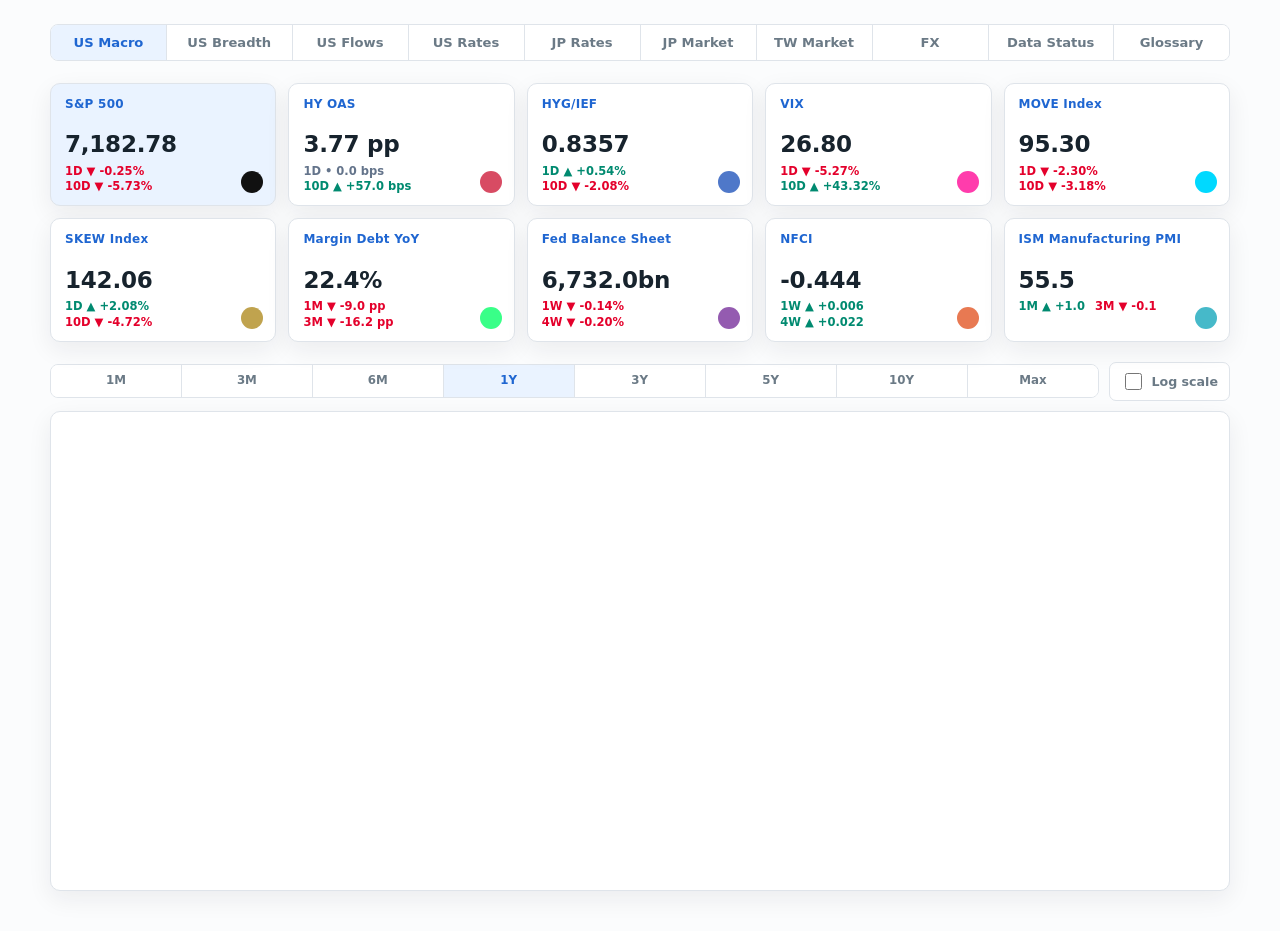
<file: index.html>
<!DOCTYPE html>
<html lang="en">
  <head>
    <meta charset="UTF-8" />
    <meta name="viewport" content="width=device-width, initial-scale=1.0, viewport-fit=cover" />
    <meta name="robots" content="noindex, nofollow, noarchive, nosnippet" />
    <meta name="googlebot" content="noindex, nofollow, noarchive, nosnippet" />
    <meta name="theme-color" content="#f7f8fb" media="(prefers-color-scheme: light)" />
    <meta name="theme-color" content="#000000" media="(prefers-color-scheme: dark)" />
    <meta name="apple-mobile-web-app-capable" content="yes" />
    <meta name="apple-mobile-web-app-title" content="Markets" />
    <meta name="apple-mobile-web-app-status-bar-style" content="default" />
    <title>Market Indicators Dashboard</title>
    <link rel="manifest" href="manifest.json" />
    <link rel="apple-touch-icon" href="icons/apple-touch-icon.png?v=2" />
    <link rel="stylesheet" href="style.css?v=indicator-expansion-v62" />
    <link rel="stylesheet" href="ui-template.css?v=ui-template-v25" />
    <script src="https://cdn.plot.ly/plotly-basic-2.35.2.min.js" defer></script>
    <script src="app.js?v=indicator-expansion-v116" defer></script>
  </head>
  <body>
    <main class="dashboard-shell">
      <nav class="tab-bar" aria-label="Dashboard sections">
        <button class="tab-button active" type="button" data-tab="macro"><span class="tab-button-label multi-line">US Macro</span></button>
        <button class="tab-button" type="button" data-tab="breadth"><span class="tab-button-label multi-line">US Breadth</span></button>
        <button class="tab-button" type="button" data-tab="flows"><span class="tab-button-label multi-line">US Flows</span></button>
        <button class="tab-button" type="button" data-tab="us-rates"><span class="tab-button-label multi-line">US Rates</span></button>
        <button class="tab-button" type="button" data-tab="jp-rates"><span class="tab-button-label multi-line">JP Rates</span></button>
        <button class="tab-button" type="button" data-tab="japan"><span class="tab-button-label multi-line">JP Market</span></button>
        <button class="tab-button" type="button" data-tab="taiwan"><span class="tab-button-label multi-line">TW Market</span></button>
        <button class="tab-button" type="button" data-tab="fx"><span class="tab-button-label">FX</span></button>
        <button class="tab-button" type="button" data-tab="data-status"><span class="tab-button-label multi-line">Data Status</span></button>
        <button class="tab-button" type="button" data-tab="glossary"><span class="tab-button-label">Glossary</span></button>
      </nav>

      <section class="tab-panel active" data-tab-panel="macro">
        <section class="dashboard-section" aria-labelledby="chart-title">
          <div class="panel-header">
            <div>
              <p class="eyebrow">US Macro</p>
              <h2 id="chart-title">Loading indicators</h2>
            </div>
          </div>
          <div class="mobile-swipe-track" data-mobile-track="macro">
            <section class="mobile-pane cards-pane active" data-mobile-pane="cards" aria-label="US Macro indicator cards">
              <section
                class="metric-grid indicator-grid"
                id="indicator-grid"
                aria-label="Market indicator cards"
              >
                <p class="loading-message">Loading CSV data...</p>
              </section>
            </section>
            <section class="mobile-pane chart-pane" data-mobile-pane="charts" aria-label="US Macro charts">
              <div class="chart-toolbar">
                <div class="range-selector" aria-label="Date range selector">
                  <button class="range-button" type="button" data-range="1M">1M</button>
                  <button class="range-button" type="button" data-range="3M">3M</button>
                  <button class="range-button" type="button" data-range="6M">6M</button>
                  <button class="range-button" type="button" data-range="1Y">1Y</button>
                  <button class="range-button" type="button" data-range="3Y">3Y</button>
                  <button class="range-button" type="button" data-range="5Y">5Y</button>
                  <button class="range-button" type="button" data-range="10Y">10Y</button>
                  <button class="range-button" type="button" data-range="Max">Max</button>
                </div>
                <div class="chart-actions">
                  <label class="toggle-pill">
                    <input type="checkbox" id="macro-log-scale" />
                    Log scale
                  </label>
                </div>
              </div>
              <div class="selection-notice" id="selection-notice" hidden>
                <span id="selection-notice-text"></span>
                <button class="notice-close" id="selection-notice-close" type="button" aria-label="Dismiss notice">x</button>
              </div>
              <div id="indicator-chart" aria-label="Interactive market indicator chart"></div>
            </section>
          </div>
          <div class="mobile-view-switch" aria-label="US Macro mobile view">
            <button class="mobile-view-button active" type="button" data-mobile-view-button="macro" data-mobile-view="cards" aria-pressed="true">
              Cards
            </button>
            <button class="mobile-view-button" type="button" data-mobile-view-button="macro" data-mobile-view="charts" aria-pressed="false">
              Charts
            </button>
          </div>
        </section>
      </section>

      <section class="tab-panel" data-tab-panel="fx">
      <section class="dashboard-section fx-section" aria-label="FX">
        <div class="panel-header">
          <div>
            <p class="eyebrow">FX</p>
          </div>
          <span id="fx-updated">Loading FX data</span>
        </div>
        <div class="mobile-swipe-track" data-mobile-track="fx">
          <section class="mobile-pane cards-pane active" data-mobile-pane="cards" aria-label="FX indicator cards">
            <div class="metric-grid fx-card-grid">
              <article class="metric-card fx-card active" data-fx-card="USDJPY" data-glossary-id="DEXJPUS" tabindex="0">
                <span class="indicator-label">USD/JPY</span>
                <strong id="fx-usdjpy-value">--</strong>
                <div id="fx-usdjpy-change"></div>
                <div class="color-control" data-fx-color-control="USDJPY"></div>
              </article>
              <article class="metric-card fx-card active" data-fx-card="US_Japan_2Y_Spread" data-glossary-id="US_JAPAN_2Y_SPREAD" tabindex="0">
                <span class="indicator-label">US-JP 2Y Spread</span>
                <strong id="fx-spread-value">--</strong>
                <div id="fx-spread-change"></div>
                <div class="color-control" data-fx-color-control="US_Japan_2Y_Spread"></div>
              </article>
              <article class="metric-card fx-card" data-fx-card="BROAD_US_DOLLAR_INDEX" data-glossary-id="DTWEXBGS" tabindex="0">
                <span class="indicator-label">Broad U.S. Dollar Index</span>
                <strong id="fx-broad-dollar-value">--</strong>
                <div id="fx-broad-dollar-change"></div>
                <div class="color-control" data-fx-color-control="BROAD_US_DOLLAR_INDEX"></div>
              </article>
              <article class="metric-card fx-card" data-fx-card="CFTC_JPY_SPECULATIVE_NET_POSITIONS" data-glossary-id="CFTC_JPY_SPECULATIVE_NET_POSITIONS" tabindex="0">
                <span class="indicator-label">CFTC JPY Speculative Net Positions</span>
                <strong id="fx-cftc-jpy-value">--</strong>
                <div id="fx-cftc-jpy-change"></div>
                <div class="color-control" data-fx-color-control="CFTC_JPY_SPECULATIVE_NET_POSITIONS"></div>
              </article>
            </div>
          </section>
          <section class="mobile-pane chart-pane" data-mobile-pane="charts" aria-label="FX charts">
            <div class="fx-controls">
              <div class="range-selector" aria-label="FX date range selector">
                <button class="range-button" type="button" data-fx-range="1M">1M</button>
                <button class="range-button" type="button" data-fx-range="3M">3M</button>
                <button class="range-button" type="button" data-fx-range="6M">6M</button>
                <button class="range-button active" type="button" data-fx-range="1Y">1Y</button>
                <button class="range-button" type="button" data-fx-range="3Y">3Y</button>
                <button class="range-button" type="button" data-fx-range="5Y">5Y</button>
                <button class="range-button" type="button" data-fx-range="10Y">10Y</button>
                <button class="range-button" type="button" data-fx-range="Max">Max</button>
              </div>
              <div class="chart-actions">
                <label class="toggle-pill">
                  <input type="checkbox" id="fx-log-scale" />
                  Log scale
                </label>
              </div>
            </div>
            <div class="selection-notice" id="fx-selection-notice" role="status" hidden>
              <span id="fx-selection-notice-text"></span>
              <button class="notice-close" id="fx-selection-notice-close" type="button" aria-label="Dismiss notice">x</button>
            </div>
            <div id="fx-chart" aria-label="Interactive FX chart"></div>
          </section>
        </div>
        <div class="mobile-view-switch" aria-label="FX mobile view">
          <button class="mobile-view-button active" type="button" data-mobile-view-button="fx" data-mobile-view="cards" aria-pressed="true">
            Cards
          </button>
          <button class="mobile-view-button" type="button" data-mobile-view-button="fx" data-mobile-view="charts" aria-pressed="false">
            Charts
          </button>
        </div>
      </section>
      </section>

      <section class="tab-panel" data-tab-panel="breadth">
        <section class="dashboard-section" aria-labelledby="breadth-chart-title">
          <div class="panel-header">
            <div>
              <p class="eyebrow">US Breadth</p>
              <h2 id="breadth-chart-title">Loading indicators</h2>
            </div>
          </div>
          <div class="mobile-swipe-track" data-mobile-track="breadth">
            <section class="mobile-pane cards-pane active" data-mobile-pane="cards" aria-label="US Breadth indicator cards">
              <section class="metric-grid indicator-grid" id="breadth-indicator-grid" aria-label="US Breadth indicator cards">
                <p class="loading-message">Loading CSV data...</p>
              </section>
            </section>
            <section class="mobile-pane chart-pane" data-mobile-pane="charts" aria-label="US Breadth charts">
              <div class="chart-toolbar">
                <div class="range-selector" aria-label="US Breadth date range selector">
                  <button class="range-button" type="button" data-comparison-range="breadth" data-range="1M">1M</button>
                  <button class="range-button" type="button" data-comparison-range="breadth" data-range="3M">3M</button>
                  <button class="range-button" type="button" data-comparison-range="breadth" data-range="6M">6M</button>
                  <button class="range-button" type="button" data-comparison-range="breadth" data-range="1Y">1Y</button>
                  <button class="range-button" type="button" data-comparison-range="breadth" data-range="3Y">3Y</button>
                  <button class="range-button" type="button" data-comparison-range="breadth" data-range="5Y">5Y</button>
                  <button class="range-button" type="button" data-comparison-range="breadth" data-range="10Y">10Y</button>
                  <button class="range-button" type="button" data-comparison-range="breadth" data-range="Max">Max</button>
                </div>
                <div class="chart-actions">
                  <label class="toggle-pill">
                    <input type="checkbox" id="breadth-log-scale" />
                    Log scale
                  </label>
                  <label class="toggle-pill">
                    <input type="checkbox" id="breadth-normalized" />
                    Normalized
                  </label>
                </div>
              </div>
              <div class="selection-notice" id="breadth-selection-notice" hidden>
                <span id="breadth-selection-notice-text"></span>
                <button class="notice-close" id="breadth-selection-notice-close" type="button" aria-label="Dismiss notice">x</button>
              </div>
              <div class="comparison-chart" id="breadth-chart" aria-label="Interactive breadth chart"></div>
            </section>
          </div>
          <div class="mobile-view-switch" aria-label="US Breadth mobile view">
            <button class="mobile-view-button active" type="button" data-mobile-view-button="breadth" data-mobile-view="cards" aria-pressed="true">
              Cards
            </button>
            <button class="mobile-view-button" type="button" data-mobile-view-button="breadth" data-mobile-view="charts" aria-pressed="false">
              Charts
            </button>
          </div>
        </section>
      </section>

      <section class="tab-panel" data-tab-panel="flows">
        <section class="dashboard-section" aria-labelledby="flows-chart-title">
          <div class="panel-header">
            <div>
              <p class="eyebrow">US Flows</p>
              <h2 id="flows-chart-title">Loading indicators</h2>
            </div>
          </div>
          <div class="mobile-swipe-track" data-mobile-track="flows">
            <section class="mobile-pane cards-pane active" data-mobile-pane="cards" aria-label="US Flows indicator cards">
              <section class="metric-grid indicator-grid" id="flows-indicator-grid" aria-label="US Flows indicator cards">
                <p class="loading-message">Loading CSV data...</p>
              </section>
            </section>
            <section class="mobile-pane chart-pane" data-mobile-pane="charts" aria-label="US Flows charts">
              <div class="chart-toolbar">
                <div class="range-selector" aria-label="US Flows date range selector">
                  <button class="range-button" type="button" data-comparison-range="flows" data-range="1M">1M</button>
                  <button class="range-button" type="button" data-comparison-range="flows" data-range="3M">3M</button>
                  <button class="range-button" type="button" data-comparison-range="flows" data-range="6M">6M</button>
                  <button class="range-button" type="button" data-comparison-range="flows" data-range="1Y">1Y</button>
                  <button class="range-button" type="button" data-comparison-range="flows" data-range="3Y">3Y</button>
                  <button class="range-button" type="button" data-comparison-range="flows" data-range="5Y">5Y</button>
                  <button class="range-button" type="button" data-comparison-range="flows" data-range="10Y">10Y</button>
                  <button class="range-button" type="button" data-comparison-range="flows" data-range="Max">Max</button>
                </div>
                <div class="chart-actions">
                  <label class="toggle-pill">
                    <input type="checkbox" id="flows-log-scale" />
                    Log scale
                  </label>
                  <label class="toggle-pill">
                    <input type="checkbox" id="flows-normalized" />
                    Normalized
                  </label>
                </div>
              </div>
              <div class="selection-notice" id="flows-selection-notice" hidden>
                <span id="flows-selection-notice-text"></span>
                <button class="notice-close" id="flows-selection-notice-close" type="button" aria-label="Dismiss notice">x</button>
              </div>
              <div class="comparison-chart" id="flows-chart" aria-label="Interactive flows chart"></div>
            </section>
          </div>
          <div class="mobile-view-switch" aria-label="US Flows mobile view">
            <button class="mobile-view-button active" type="button" data-mobile-view-button="flows" data-mobile-view="cards" aria-pressed="true">Cards</button>
            <button class="mobile-view-button" type="button" data-mobile-view-button="flows" data-mobile-view="charts" aria-pressed="false">Charts</button>
          </div>
        </section>
      </section>

      <section class="tab-panel" data-tab-panel="us-rates">
        <section class="dashboard-section" aria-labelledby="us-rates-chart-title">
          <div class="panel-header">
            <div>
              <p class="eyebrow">US Rates</p>
              <h2 id="us-rates-chart-title">Loading indicators</h2>
            </div>
          </div>
          <div class="mobile-swipe-track" data-mobile-track="us-rates">
            <section class="mobile-pane cards-pane active" data-mobile-pane="cards" aria-label="US Rates indicator cards">
              <section class="metric-grid indicator-grid" id="us-rates-indicator-grid" aria-label="US Rates indicator cards">
                <p class="loading-message">Loading CSV data...</p>
              </section>
            </section>
            <section class="mobile-pane chart-pane" data-mobile-pane="charts" aria-label="US Rates charts">
              <div class="chart-toolbar">
                <div class="range-selector" aria-label="US Rates date range selector">
                  <button class="range-button" type="button" data-comparison-range="us-rates" data-range="1M">1M</button>
                  <button class="range-button" type="button" data-comparison-range="us-rates" data-range="3M">3M</button>
                  <button class="range-button" type="button" data-comparison-range="us-rates" data-range="6M">6M</button>
                  <button class="range-button" type="button" data-comparison-range="us-rates" data-range="1Y">1Y</button>
                  <button class="range-button" type="button" data-comparison-range="us-rates" data-range="3Y">3Y</button>
                  <button class="range-button" type="button" data-comparison-range="us-rates" data-range="5Y">5Y</button>
                  <button class="range-button" type="button" data-comparison-range="us-rates" data-range="10Y">10Y</button>
                  <button class="range-button" type="button" data-comparison-range="us-rates" data-range="Max">Max</button>
                </div>
                <div class="chart-actions">
                  <label class="toggle-pill">
                    <input type="checkbox" id="us-rates-log-scale" />
                    Log scale
                  </label>
                </div>
              </div>
              <div class="selection-notice" id="us-rates-selection-notice" hidden>
                <span id="us-rates-selection-notice-text"></span>
                <button class="notice-close" id="us-rates-selection-notice-close" type="button" aria-label="Dismiss notice">x</button>
              </div>
              <div class="comparison-chart" id="us-rates-chart" aria-label="Interactive US Rates chart"></div>
            </section>
          </div>
          <div class="mobile-view-switch" aria-label="US Rates mobile view">
            <button class="mobile-view-button active" type="button" data-mobile-view-button="us-rates" data-mobile-view="cards" aria-pressed="true">Cards</button>
            <button class="mobile-view-button" type="button" data-mobile-view-button="us-rates" data-mobile-view="charts" aria-pressed="false">Charts</button>
          </div>
        </section>
      </section>

      <section class="tab-panel" data-tab-panel="jp-rates">
        <section class="dashboard-section" aria-labelledby="jp-rates-chart-title">
          <div class="panel-header">
            <div>
              <p class="eyebrow">JP Rates</p>
              <h2 id="jp-rates-chart-title">Loading indicators</h2>
            </div>
          </div>
          <div class="mobile-swipe-track" data-mobile-track="jp-rates">
            <section class="mobile-pane cards-pane active" data-mobile-pane="cards" aria-label="JP Rates indicator cards">
              <section class="metric-grid indicator-grid" id="jp-rates-indicator-grid" aria-label="JP Rates indicator cards">
                <p class="loading-message">Loading CSV data...</p>
              </section>
            </section>
            <section class="mobile-pane chart-pane" data-mobile-pane="charts" aria-label="JP Rates charts">
              <div class="chart-toolbar">
                <div class="range-selector" aria-label="JP Rates date range selector">
                  <button class="range-button" type="button" data-comparison-range="jp-rates" data-range="1M">1M</button>
                  <button class="range-button" type="button" data-comparison-range="jp-rates" data-range="3M">3M</button>
                  <button class="range-button" type="button" data-comparison-range="jp-rates" data-range="6M">6M</button>
                  <button class="range-button" type="button" data-comparison-range="jp-rates" data-range="1Y">1Y</button>
                  <button class="range-button" type="button" data-comparison-range="jp-rates" data-range="3Y">3Y</button>
                  <button class="range-button" type="button" data-comparison-range="jp-rates" data-range="5Y">5Y</button>
                  <button class="range-button" type="button" data-comparison-range="jp-rates" data-range="10Y">10Y</button>
                  <button class="range-button" type="button" data-comparison-range="jp-rates" data-range="Max">Max</button>
                </div>
                <div class="chart-actions">
                  <label class="toggle-pill">
                    <input type="checkbox" id="jp-rates-log-scale" />
                    Log scale
                  </label>
                </div>
              </div>
              <div class="selection-notice" id="jp-rates-selection-notice" hidden>
                <span id="jp-rates-selection-notice-text"></span>
                <button class="notice-close" id="jp-rates-selection-notice-close" type="button" aria-label="Dismiss notice">x</button>
              </div>
              <div class="comparison-chart" id="jp-rates-chart" aria-label="Interactive JP Rates chart"></div>
            </section>
          </div>
          <div class="mobile-view-switch" aria-label="JP Rates mobile view">
            <button class="mobile-view-button active" type="button" data-mobile-view-button="jp-rates" data-mobile-view="cards" aria-pressed="true">Cards</button>
            <button class="mobile-view-button" type="button" data-mobile-view-button="jp-rates" data-mobile-view="charts" aria-pressed="false">Charts</button>
          </div>
        </section>
      </section>

      <section class="tab-panel" data-tab-panel="japan">
        <section class="dashboard-section" aria-labelledby="japan-chart-title">
          <div class="panel-header">
            <div>
              <p class="eyebrow">JP Market</p>
              <h2 id="japan-chart-title">Loading indicators</h2>
            </div>
          </div>
          <div class="mobile-swipe-track" data-mobile-track="japan">
            <section class="mobile-pane cards-pane active" data-mobile-pane="cards" aria-label="JP Market indicator cards">
              <section class="metric-grid indicator-grid" id="japan-indicator-grid" aria-label="JP Market indicator cards">
                <p class="loading-message">Loading CSV data...</p>
              </section>
            </section>
            <section class="mobile-pane chart-pane" data-mobile-pane="charts" aria-label="JP Market charts">
              <div class="chart-toolbar">
                <div class="range-selector" aria-label="JP Market date range selector">
                  <button class="range-button" type="button" data-comparison-range="japan" data-range="1M">1M</button>
                  <button class="range-button" type="button" data-comparison-range="japan" data-range="3M">3M</button>
                  <button class="range-button" type="button" data-comparison-range="japan" data-range="6M">6M</button>
                  <button class="range-button" type="button" data-comparison-range="japan" data-range="1Y">1Y</button>
                  <button class="range-button" type="button" data-comparison-range="japan" data-range="3Y">3Y</button>
                  <button class="range-button" type="button" data-comparison-range="japan" data-range="5Y">5Y</button>
                  <button class="range-button" type="button" data-comparison-range="japan" data-range="10Y">10Y</button>
                  <button class="range-button" type="button" data-comparison-range="japan" data-range="Max">Max</button>
                </div>
                <div class="chart-actions">
                  <label class="toggle-pill">
                    <input type="checkbox" id="japan-log-scale" />
                    Log scale
                  </label>
                </div>
              </div>
              <div class="selection-notice" id="japan-selection-notice" hidden>
                <span id="japan-selection-notice-text"></span>
                <button class="notice-close" id="japan-selection-notice-close" type="button" aria-label="Dismiss notice">x</button>
              </div>
              <div class="comparison-chart" id="japan-chart" aria-label="Interactive JP Market chart"></div>
            </section>
          </div>
          <div class="mobile-view-switch" aria-label="JP Market mobile view">
            <button class="mobile-view-button active" type="button" data-mobile-view-button="japan" data-mobile-view="cards" aria-pressed="true">Cards</button>
            <button class="mobile-view-button" type="button" data-mobile-view-button="japan" data-mobile-view="charts" aria-pressed="false">Charts</button>
          </div>
        </section>
      </section>

      <section class="tab-panel" data-tab-panel="taiwan">
        <section class="dashboard-section" aria-labelledby="taiwan-chart-title">
          <div class="panel-header">
            <div>
              <p class="eyebrow">TW Market</p>
              <h2 id="taiwan-chart-title">Loading indicators</h2>
            </div>
          </div>
          <div class="mobile-swipe-track" data-mobile-track="taiwan">
            <section class="mobile-pane cards-pane active" data-mobile-pane="cards" aria-label="TW Market indicator cards">
              <section class="metric-grid indicator-grid" id="taiwan-indicator-grid" aria-label="TW Market indicator cards">
                <p class="loading-message">Loading CSV data...</p>
              </section>
            </section>
            <section class="mobile-pane chart-pane" data-mobile-pane="charts" aria-label="TW Market charts">
              <div class="chart-toolbar">
                <div class="range-selector" aria-label="TW Market date range selector">
                  <button class="range-button" type="button" data-comparison-range="taiwan" data-range="1M">1M</button>
                  <button class="range-button" type="button" data-comparison-range="taiwan" data-range="3M">3M</button>
                  <button class="range-button" type="button" data-comparison-range="taiwan" data-range="6M">6M</button>
                  <button class="range-button" type="button" data-comparison-range="taiwan" data-range="1Y">1Y</button>
                  <button class="range-button" type="button" data-comparison-range="taiwan" data-range="3Y">3Y</button>
                  <button class="range-button" type="button" data-comparison-range="taiwan" data-range="5Y">5Y</button>
                  <button class="range-button" type="button" data-comparison-range="taiwan" data-range="10Y">10Y</button>
                  <button class="range-button" type="button" data-comparison-range="taiwan" data-range="Max">Max</button>
                </div>
                <div class="chart-actions">
                  <label class="toggle-pill">
                    <input type="checkbox" id="taiwan-log-scale" />
                    Log scale
                  </label>
                </div>
              </div>
              <div class="selection-notice" id="taiwan-selection-notice" hidden>
                <span id="taiwan-selection-notice-text"></span>
                <button class="notice-close" id="taiwan-selection-notice-close" type="button" aria-label="Dismiss notice">x</button>
              </div>
              <div class="comparison-chart" id="taiwan-chart" aria-label="Interactive TW Market chart"></div>
            </section>
          </div>
          <div class="mobile-view-switch" aria-label="TW Market mobile view">
            <button class="mobile-view-button active" type="button" data-mobile-view-button="taiwan" data-mobile-view="cards" aria-pressed="true">Cards</button>
            <button class="mobile-view-button" type="button" data-mobile-view-button="taiwan" data-mobile-view="charts" aria-pressed="false">Charts</button>
          </div>
        </section>
      </section>

      <section class="tab-panel" data-tab-panel="data-status">
        <section class="dashboard-section data-status-section" aria-labelledby="data-status-title">
          <div class="panel-header">
            <div>
              <h2 id="data-status-title">Data Status</h2>
              <p class="date-convention">
                Observation dates follow each source's market or release date. Refresh times use JST.
              </p>
            </div>
            <span id="data-status-updated">Loading metadata</span>
          </div>

          <div id="scheduler-health" class="scheduler-health" role="status" aria-live="polite" hidden></div>

          <div class="data-status-table-wrap" aria-label="Data source status table">
            <table class="data-status-table">
              <colgroup>
                <col class="status-col-indicator" />
                <col class="status-col-state" />
              </colgroup>
              <thead>
                <tr>
                  <th scope="col">Indicator</th>
                  <th scope="col">Status</th>
                </tr>
              </thead>
              <tbody id="data-status-body">
                <tr>
                  <td colspan="2">Loading data status...</td>
                </tr>
              </tbody>
            </table>
          </div>
          <div class="terms-note" aria-label="Data source terms note">
            <strong>Terms note:</strong>
            This personal dashboard uses publicly accessible data sources. This product uses the FRED® API but is not endorsed or certified by the Federal Reserve Bank of St. Louis. Some series may remain subject to provider terms, third-party data rights, or redistribution limits, including ICE-linked FRED and MOVE series, Google Finance data, ISM PMI content, Cboe data, Nikkei index data, New York Fed term premium data, and BIS statistics. Keep source attribution visible and review provider terms before commercial use or broad redistribution.
          </div>
        </section>
      </section>

      <section class="tab-panel" data-tab-panel="glossary">
        <section class="dashboard-section data-status-section glossary-section" aria-labelledby="glossary-title">
          <div class="panel-header">
            <div>
              <div class="glossary-title-row">
                <h2 id="glossary-title">Glossary</h2>
                <div class="glossary-language-controls glossary-global-language" id="glossary-language-controls" role="group" aria-label="Glossary language">
                  <button class="glossary-language-button" type="button" data-glossary-global-language="en" aria-pressed="false">English</button>
                  <button class="glossary-language-button" type="button" data-glossary-global-language="ja" aria-pressed="false">日本語</button>
                  <button class="glossary-language-button active" type="button" data-glossary-global-language="zh" aria-pressed="true">中文</button>
                </div>
              </div>
            </div>
            <div class="glossary-header-tools">
              <label class="visually-hidden" for="glossary-search">Search glossary</label>
              <input
                class="glossary-search-input"
                id="glossary-search"
                type="search"
                placeholder="Search"
                autocomplete="off"
              />
            </div>
          </div>

          <div class="data-status-table-wrap" aria-label="Indicator glossary table">
            <table class="data-status-table glossary-table">
              <colgroup>
                <col class="glossary-col-indicator" />
                <col class="glossary-col-full-name" />
                <col class="glossary-col-description" />
              </colgroup>
              <thead>
                <tr>
                  <th scope="col">Indicator</th>
                  <th scope="col">Full Name</th>
                  <th scope="col">Description</th>
                </tr>
              </thead>
              <tbody id="glossary-body">
                <tr>
                  <td colspan="3">Loading glossary...</td>
                </tr>
              </tbody>
            </table>
          </div>
        </section>
      </section>
    </main>
    <!-- Cloudflare Web Analytics -->
    <script
      type="module"
      src="https://static.cloudflareinsights.com/beacon.min.js"
      data-cf-beacon='{"token":"4b100f408fb44de18b459af2b49b87ac"}'
    ></script>
    <!-- End Cloudflare Web Analytics -->
  </body>
</html>
</file>
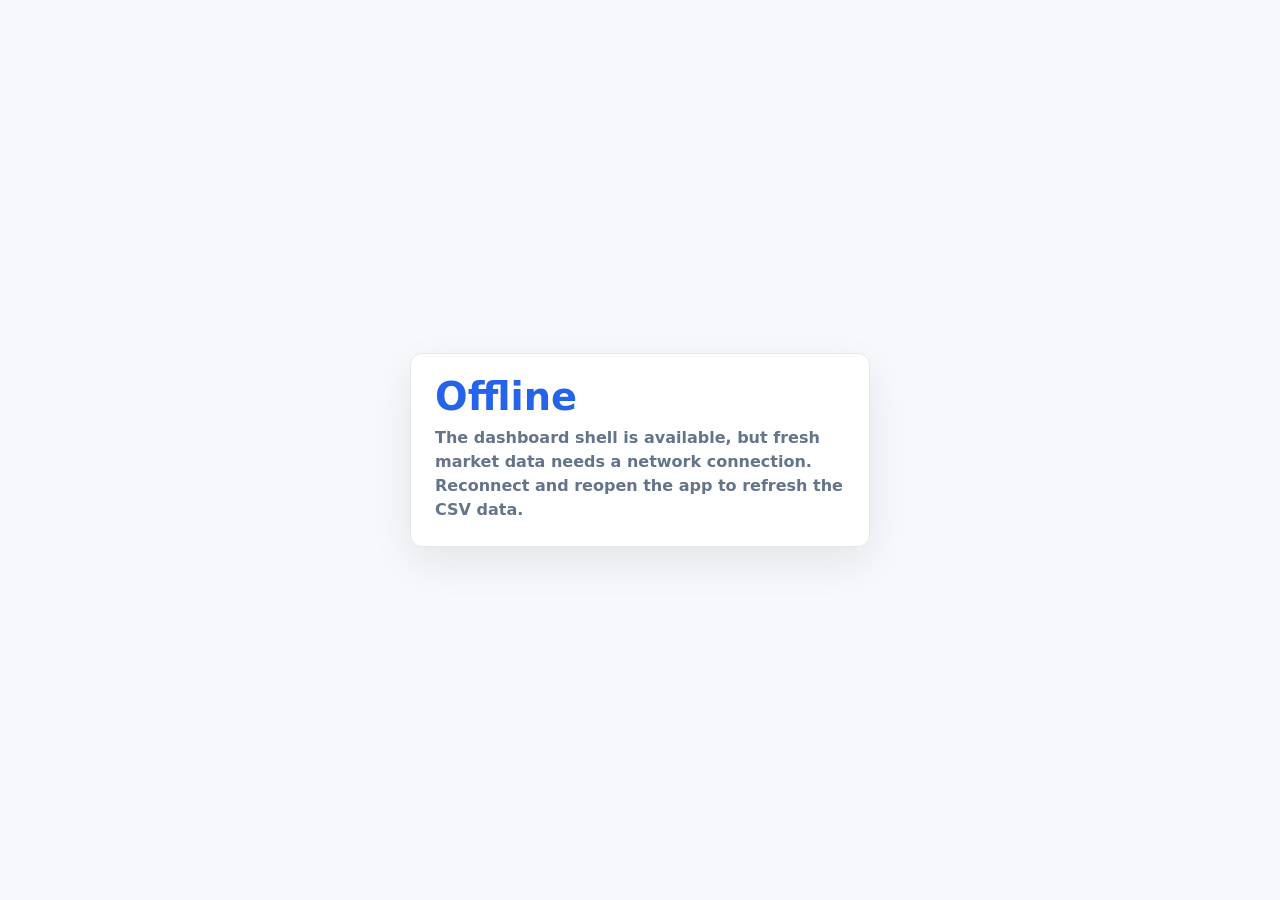
<file: offline.html>
<!DOCTYPE html>
<html lang="en">
  <head>
    <meta charset="UTF-8" />
    <meta name="viewport" content="width=device-width, initial-scale=1.0, viewport-fit=cover" />
    <title>Market Indicators Offline</title>
    <style>
      :root {
        color-scheme: light;
        --bg: #f7f8fb;
        --surface: #ffffff;
        --ink: #111827;
        --muted: #64748b;
        --blue: #2563eb;
        --line: #e5e7eb;
      }

      * {
        box-sizing: border-box;
      }

      body {
        display: grid;
        min-height: 100vh;
        min-height: 100dvh;
        margin: 0;
        padding:
          calc(24px + env(safe-area-inset-top))
          calc(20px + env(safe-area-inset-right))
          calc(24px + env(safe-area-inset-bottom))
          calc(20px + env(safe-area-inset-left));
        place-items: center;
        background: var(--bg);
        color: var(--ink);
        font-family:
          Inter, ui-sans-serif, system-ui, -apple-system, BlinkMacSystemFont, "Segoe UI",
          sans-serif;
      }

      main {
        width: min(460px, 100%);
        border: 1px solid var(--line);
        border-radius: 12px;
        padding: 24px;
        background: var(--surface);
        box-shadow: 0 16px 40px rgba(15, 23, 42, 0.08);
      }

      p {
        margin: 10px 0 0;
        color: var(--muted);
        font-weight: 700;
        line-height: 1.5;
      }

      h1 {
        margin: 0;
        color: var(--blue);
        font-size: clamp(1.8rem, 8vw, 2.4rem);
        line-height: 1;
      }
    </style>
  </head>
  <body>
    <main>
      <h1>Offline</h1>
      <p>The dashboard shell is available, but fresh market data needs a network connection. Reconnect and reopen the app to refresh the CSV data.</p>
    </main>
  </body>
</html>
</file>
<file: style.css>
:root {
  color-scheme: light dark;
  --bg: #f7f8fb;
  --surface: #ffffff;
  --surface-soft: #f8fafc;
  --surface-raised: #ffffff;
  --ink: #111827;
  --text: #111827;
  --inverse-ink: #ffffff;
  --muted: #64748b;
  --line: #e5e7eb;
  --green: #059669;
  --red: #dc2626;
  --blue: #2563eb;
  --blue-strong: #1d4ed8;
  --blue-soft: #eff6ff;
  --teal: #0f766e;
  --gold: #b45309;
  --danger-soft: #fef2f2;
  --success-soft: #ecfdf5;
  --warning-soft: #fffbeb;
  --neutral-soft: #f1f5f9;
  --chart-grid: #e5e7eb;
  --chart-guide: #94a3b8;
  --chart-zero: #d1d5db;
  --modebar-bg: rgba(255, 255, 255, 0.96);
  --modebar-icon: #94a3b8;
  --modebar-icon-active: #64748b;
  --shadow: 0 14px 34px rgba(15, 23, 42, 0.06);
}

* {
  box-sizing: border-box;
}

html {
  -webkit-text-size-adjust: 100%;
  text-size-adjust: 100%;
}

.visually-hidden {
  position: absolute;
  width: 1px;
  height: 1px;
  padding: 0;
  margin: -1px;
  overflow: hidden;
  clip: rect(0, 0, 0, 0);
  white-space: nowrap;
  border: 0;
}

body {
  margin: 0;
  min-height: 100vh;
  min-height: 100dvh;
  padding:
    env(safe-area-inset-top)
    env(safe-area-inset-right)
    env(safe-area-inset-bottom)
    env(safe-area-inset-left);
  background: var(--bg);
  color: var(--ink);
  font-family:
    Inter, ui-sans-serif, system-ui, -apple-system, BlinkMacSystemFont, "Segoe UI",
    sans-serif;
}

.dashboard-shell {
  width: min(1120px, calc(100% - 32px));
  margin: 0 auto;
  padding: 32px 0 calc(32px + env(safe-area-inset-bottom));
}

.page-header,
.panel-header {
  display: flex;
  align-items: center;
  justify-content: space-between;
  gap: 16px;
}

.page-header {
  margin-bottom: 22px;
}

.panel-header.compact {
  margin-bottom: 14px;
}

.date-convention {
  max-width: 560px;
  margin: 6px 0 0;
  color: var(--muted);
  font-size: 0.76rem;
  line-height: 1.45;
}

.tab-panel:not([data-tab-panel="data-status"]):not([data-tab-panel="glossary"])
  .panel-header {
  display: none;
}

.eyebrow {
  margin: 0 0 6px;
  color: var(--blue);
  font-size: 0.72rem;
  font-weight: 800;
  letter-spacing: 0.08em;
  text-transform: uppercase;
}

h1,
h2 {
  margin: 0;
  line-height: 1.05;
}

h1 {
  font-size: clamp(2rem, 4.4vw, 3.5rem);
  letter-spacing: 0;
}

h2 {
  font-size: 1.25rem;
}

.status-pill {
  flex: 0 0 auto;
  margin: 0;
  border: 1px solid var(--line);
  border-radius: 999px;
  padding: 8px 12px;
  background: var(--surface);
  color: var(--muted);
  font-size: 0.9rem;
  font-weight: 700;
}

.tab-bar {
  display: flex;
  gap: 4px;
  margin-bottom: 16px;
  border-bottom: 1px solid var(--line);
}

.tab-button {
  border: 1px solid transparent;
  border-bottom: 2px solid transparent;
  border-radius: 0;
  padding: 11px 18px;
  background: transparent;
  color: var(--muted);
  cursor: pointer;
  font: inherit;
  font-weight: 900;
}

.tab-button:hover,
.tab-button:focus-visible {
  color: var(--blue);
  outline: 3px solid rgba(37, 99, 235, 0.16);
  outline-offset: 2px;
}

.tab-button.active {
  border-bottom-color: var(--blue);
  background: transparent;
  color: var(--blue);
  box-shadow: none;
}

.tab-panel {
  display: none;
}

.tab-panel.active {
  display: block;
}

.mobile-swipe-track {
  display: contents;
}

.mobile-pane {
  display: contents;
}

.swipe-label,
.swipe-hint,
.mobile-view-switch {
  display: none;
}

.metric-grid {
  display: grid;
  grid-template-columns: repeat(2, minmax(0, 1fr));
  gap: 10px;
  margin: 14px 0;
}

.dashboard-section {
  border: 1px solid var(--line);
  border-radius: 8px;
  background: var(--surface);
  box-shadow: var(--shadow);
  padding: 18px;
  overflow: hidden;
}

.metric-card {
  display: flex;
  position: relative;
  flex-direction: column;
  min-height: 110px;
  border: 1px solid var(--line);
  border-radius: 8px;
  padding: 14px 50px 14px 14px;
  background: var(--surface);
  box-shadow: none;
  transition:
    background 160ms ease,
    border-color 160ms ease,
    box-shadow 160ms ease,
    transform 160ms ease;
}

@media (min-width: 761px) {
  .indicator-grid,
  .fx-card-grid {
    grid-template-columns: repeat(5, minmax(0, 1fr));
  }

  .metric-grid {
    gap: 7px;
    margin: 10px 0 16px;
  }

  .metric-card {
    min-height: 82px;
    padding: 9px 42px 9px 9px;
  }

  .metric-card strong {
    margin: 5px 0 2px;
    font-size: clamp(1.05rem, 1.45vw, 1.38rem);
  }

}

.secondary-button {
  border: 1px solid var(--line);
  border-radius: 999px;
  padding: 8px 12px;
  background: var(--surface);
  color: var(--muted);
  cursor: pointer;
  font: inherit;
  font-size: 0.88rem;
  font-weight: 800;
}

.secondary-button:hover:not(:disabled),
.secondary-button:focus-visible {
  border-color: rgba(37, 99, 235, 0.46);
  background: var(--blue-soft);
  color: var(--blue);
}

.secondary-button:disabled {
  cursor: not-allowed;
  opacity: 0.52;
}

.selection-notice {
  display: flex;
  align-items: center;
  justify-content: space-between;
  gap: 12px;
  margin: 12px 0 0;
  border: 1px solid rgba(220, 38, 38, 0.22);
  border-radius: 8px;
  padding: 10px 12px;
  background: var(--danger-soft);
  color: var(--red);
  font-weight: 800;
}

.selection-notice[hidden] {
  display: none;
}

.notice-close {
  display: inline-grid;
  flex: 0 0 auto;
  place-items: center;
  width: 26px;
  height: 26px;
  border: 0;
  border-radius: 999px;
  background: rgba(220, 38, 38, 0.08);
  color: var(--red);
  cursor: pointer;
  font: inherit;
  font-size: 0.86rem;
  font-weight: 900;
}

.notice-close:hover,
.notice-close:focus-visible {
  background: rgba(220, 38, 38, 0.16);
  outline: 3px solid rgba(220, 38, 38, 0.16);
  outline-offset: 2px;
}

.copy-toast {
  position: fixed;
  left: 50%;
  bottom: calc(22px + env(safe-area-inset-bottom));
  z-index: 50;
  border: 1px solid rgba(15, 23, 42, 0.08);
  border-radius: 999px;
  padding: 10px 16px;
  background: rgba(17, 24, 39, 0.92);
  color: #ffffff !important;
  -webkit-text-fill-color: #ffffff;
  box-shadow: 0 16px 36px rgba(15, 23, 42, 0.2);
  font-size: 0.88rem;
  font-weight: 900;
  opacity: 0;
  pointer-events: none;
  transform: translate(-50%, 10px);
  transition:
    opacity 160ms ease,
    transform 160ms ease;
}

.copy-toast.actionable {
  cursor: pointer;
  pointer-events: auto;
}

.copy-toast.show {
  opacity: 1;
  transform: translate(-50%, 0);
}

.indicator-card,
.fx-card,
.tab-button,
.mobile-view-button {
  cursor: pointer;
  -webkit-touch-callout: none;
  -webkit-user-select: none;
  user-select: none;
}

button,
label,
input,
.range-selector,
.chart-toolbar,
.chart-actions,
.color-control,
.js-plotly-plot,
.js-plotly-plot * {
  -webkit-touch-callout: none;
  -webkit-user-select: none;
  user-select: none;
}

.glossary-description,
.glossary-description * {
  -webkit-touch-callout: default;
  -webkit-user-select: text;
  user-select: text;
}

.indicator-card,
.fx-card {
  text-align: left;
  color: inherit;
  font: inherit;
}

.indicator-card:hover,
.indicator-card:focus-visible,
.indicator-card.active,
.fx-card:hover,
.fx-card:focus-visible,
.fx-card.active {
  border-color: rgba(37, 99, 235, 0.52);
  box-shadow: 0 10px 24px rgba(37, 99, 235, 0.10);
}

.indicator-card.active,
.fx-card.active {
  background: var(--blue-soft);
  box-shadow:
    inset 0 0 0 1px rgba(37, 99, 235, 0.34),
    0 10px 24px rgba(37, 99, 235, 0.12);
}

.indicator-card.long-press-target,
.fx-card.long-press-target {
  animation: glossary-target-pulse 1.4s ease-out;
}

@keyframes glossary-target-pulse {
  0%,
  45% {
    outline: 3px solid rgba(37, 99, 235, 0.34);
    outline-offset: 2px;
  }
  100% {
    outline: 3px solid transparent;
    outline-offset: 2px;
  }
}

.indicator-card.unavailable {
  cursor: not-allowed;
  opacity: 0.62;
}

.indicator-card:hover,
.indicator-card:focus-visible,
.fx-card:hover,
.fx-card:focus-visible {
  transform: translateY(-2px);
}

.indicator-card:focus-visible,
.fx-card:focus-visible,
.range-button:focus-visible,
.secondary-button:focus-visible,
.toggle-pill:focus-within {
  outline: 3px solid rgba(37, 99, 235, 0.18);
  outline-offset: 3px;
}

.indicator-label,
.fx-card > .indicator-label {
  display: block;
  min-width: 0;
  min-height: 2.4em;
  color: var(--muted);
  font-size: 0.86rem;
  font-weight: 800;
  line-height: 1.2;
  overflow-wrap: anywhere;
  display: -webkit-box;
  -webkit-box-orient: vertical;
  -webkit-line-clamp: 2;
  overflow: hidden;
}

.indicator-title-row {
  display: flex;
  flex-direction: column;
  align-items: flex-start;
  gap: 1px;
  width: 100%;
  max-width: 100%;
  min-height: 2.06rem;
}

.indicator-title-row .indicator-label {
  min-width: 0;
  min-height: 0;
}

.indicator-label-detail {
  min-width: 0;
  color: var(--muted);
  font-size: 0.86rem;
  font-weight: 800;
  line-height: 1.2;
  text-align: left;
  overflow-wrap: anywhere;
}

@media (min-width: 761px) {
  .indicator-label,
  .fx-card > .indicator-label,
  .indicator-label-detail {
    min-width: 0;
    font-size: 0.78rem;
    line-height: 1.18;
    overflow-wrap: anywhere;
    text-wrap: balance;
  }

  .indicator-label,
  .fx-card > .indicator-label {
    min-height: 2.36em;
  }

  .indicator-title-row {
    min-height: 1.84rem;
  }

}

.metric-card strong {
  display: block;
  margin: 8px 0 4px;
  font-size: clamp(1.45rem, 2.6vw, 2rem);
  line-height: 1.05;
}

.indicator-change {
  display: flex;
  flex-wrap: wrap;
  column-gap: 10px;
  row-gap: 1px;
  margin: 0 0 5px;
  color: var(--text);
  font-size: 0.82rem;
  font-weight: 800;
  letter-spacing: 0;
  line-height: 1.3;
}

.change-period {
  white-space: nowrap;
}

.change-value {
  margin-left: 4px;
}

.policy-change {
  display: grid;
  justify-items: start;
  row-gap: 1px;
  white-space: normal;
}

.policy-change .change-value {
  margin-left: 0;
  white-space: nowrap;
}

.change-period b {
  font-weight: 900;
}

.change-period.up {
  color: var(--green);
}

.change-period.down {
  color: var(--red);
}

.change-period.flat {
  color: var(--muted);
}

@media (min-width: 761px) {
  .indicator-change {
    margin-bottom: 3px;
    font-size: 0.7rem;
  }
}

.color-control {
  display: inline-flex;
  position: absolute;
  right: 14px;
  bottom: 14px;
  align-items: center;
  justify-content: flex-end;
  margin: 0;
  color: var(--muted);
}

.color-picker {
  position: relative;
  display: inline-flex;
}

.current-color {
  width: 26px;
  height: 26px;
  border: 2px solid var(--surface);
  border-radius: 999px;
  background: var(--swatch-color);
  box-shadow:
    0 0 0 1px rgba(100, 116, 139, 0.28),
    0 4px 10px rgba(15, 23, 42, 0.10);
  cursor: pointer;
  padding: 0;
}

@media (min-width: 761px) {
  .color-control {
    right: 9px;
    bottom: 9px;
  }

  .current-color {
    width: 24px;
    height: 24px;
  }
}

.current-color:hover,
.current-color:focus-visible {
  box-shadow:
    0 0 0 2px rgba(37, 99, 235, 0.38),
    0 4px 12px rgba(37, 99, 235, 0.16);
  outline: 0;
}

.color-panel {
  position: absolute;
  right: 0;
  bottom: calc(100% + 8px);
  z-index: 20;
  border: 1px solid var(--line);
  border-radius: 8px;
  padding: 10px;
  background: var(--surface);
  box-shadow: 0 18px 36px rgba(15, 23, 42, 0.16);
}

.color-panel[hidden] {
  display: none;
}

.color-swatch-grid {
  display: grid;
  grid-template-columns: repeat(5, 18px);
  gap: 4px;
}

.color-swatch {
  width: 18px;
  height: 18px;
  border: 2px solid var(--surface);
  border-radius: 999px;
  background: var(--swatch-color);
  box-shadow: 0 0 0 1px rgba(100, 116, 139, 0.28);
  cursor: pointer;
  padding: 0;
}

.color-swatch:hover,
.color-swatch:focus-visible {
  box-shadow:
    0 0 0 1px rgba(37, 99, 235, 0.36),
    0 0 0 4px rgba(37, 99, 235, 0.12);
  outline: 0;
}

.color-swatch.active {
  box-shadow:
    0 0 0 2px var(--blue),
    0 0 0 5px rgba(37, 99, 235, 0.12);
}

.indicator-date,
.fx-card > small {
  display: block;
  color: var(--muted);
  font-size: 0.8rem;
  font-weight: 800;
}

.panel-header {
  margin-bottom: 8px;
}

.panel-header span {
  color: var(--muted);
  font-size: 0.88rem;
  font-weight: 700;
}

.range-selector {
  display: flex;
  flex: 1 1 0;
  flex-wrap: wrap;
  gap: 8px;
  min-width: 0;
  margin: 0;
}

.chart-toolbar {
  display: flex;
  align-items: center;
  justify-content: space-between;
  gap: 12px;
  flex-wrap: nowrap;
  margin: 14px 0 4px;
}

.chart-actions {
  display: flex;
  flex: 0 0 auto;
  align-items: center;
  gap: 8px;
  margin-left: auto;
}

.toggle-pill {
  display: inline-flex;
  align-items: center;
  gap: 7px;
  border: 1px solid var(--line);
  border-radius: 999px;
  padding: 8px 12px;
  background: var(--surface);
  color: var(--muted);
  cursor: pointer;
  font-size: 0.88rem;
  font-weight: 900;
}

.toggle-pill input {
  width: 17px;
  height: 17px;
  accent-color: var(--blue);
}

.range-button {
  min-width: 54px;
  border: 1px solid var(--line);
  border-radius: 999px;
  padding: 8px 12px;
  background: var(--surface);
  color: var(--muted);
  cursor: pointer;
  font: inherit;
  font-size: 0.88rem;
  font-weight: 800;
}

.range-button:hover,
.range-button.active {
  border-color: rgba(37, 99, 235, 0.46);
  background: var(--blue-soft);
  color: var(--blue);
}

.loading-message,
.error-message {
  grid-column: 1 / -1;
  margin: 0;
  border: 1px dashed var(--line);
  border-radius: 8px;
  padding: 18px;
  background: var(--surface);
  color: var(--muted);
  font-weight: 700;
}

.error-message {
  color: var(--red);
}

#indicator-chart,
#fx-chart,
.comparison-chart {
  width: 100%;
  height: 430px;
  margin-top: 8px;
}

.fx-controls {
  display: flex;
  align-items: center;
  justify-content: flex-start;
  gap: 12px;
  flex-wrap: wrap;
}

.js-plotly-plot .plotly .modebar {
  right: auto !important;
  left: 50% !important;
  top: 8px;
  transform: translateX(-50%);
  background: transparent;
}

.js-plotly-plot .plotly .modebar-group {
  display: flex !important;
  align-items: center;
  gap: 6px !important;
  float: none !important;
  margin-left: 0;
  padding: 0 !important;
  background: transparent !important;
}

.js-plotly-plot .plotly .modebar-group:empty {
  display: none;
}

.js-plotly-plot .plotly .modebar-btn {
  display: inline-flex !important;
  align-items: center;
  justify-content: center;
  flex: 0 0 auto;
  width: 88px !important;
  min-width: 88px;
  height: 24px !important;
  border: 1px solid rgba(226, 232, 240, 0.86);
  border-radius: 6px;
  padding: 0 10px !important;
  opacity: 1;
  background: var(--modebar-bg) !important;
  color: var(--modebar-icon-active) !important;
  font-family: inherit;
  font-size: 10px;
  font-weight: 800;
  line-height: 1;
  text-align: center;
  white-space: nowrap;
  box-shadow: 0 4px 14px rgba(15, 23, 42, 0.03);
}

.js-plotly-plot .plotly .modebar-btn svg {
  display: none;
}

.js-plotly-plot .plotly .modebar-btn::before,
.js-plotly-plot .plotly .modebar-btn::after {
  display: none !important;
  content: none !important;
}

.js-plotly-plot .plotly .modebar-button-label {
  display: block;
  color: var(--modebar-icon-active);
  font-size: 10px;
  font-weight: 800;
  line-height: 1;
  text-align: center;
  white-space: nowrap;
}

.js-plotly-plot .plotly .modebar-toggle-control {
  display: inline-flex;
  position: relative;
  align-items: center;
  justify-content: center;
  flex: 0 0 auto;
  width: 88px;
  min-width: 88px;
  height: 24px;
  margin: 0;
  border: 1px solid rgba(226, 232, 240, 0.86);
  border-radius: 6px;
  padding: 0 10px;
  background: var(--modebar-bg);
  color: var(--modebar-icon-active);
  cursor: pointer;
  font-size: 10px;
  font-weight: 800;
  line-height: 1;
  text-align: center;
  white-space: nowrap;
  box-shadow: 0 4px 14px rgba(15, 23, 42, 0.03);
}

.js-plotly-plot .plotly .modebar-toggle-control input {
  position: absolute;
  width: 1px;
  height: 1px;
  opacity: 0;
  pointer-events: none;
}

.js-plotly-plot .plotly .modebar-toggle-control::before,
.js-plotly-plot .plotly .modebar-toggle-control::after {
  display: none !important;
  content: none !important;
}

.js-plotly-plot .plotly .modebar-toggle-control:has(input:checked) {
  border-color: rgba(37, 99, 235, 0.52);
  background: var(--blue-soft);
  color: var(--blue-strong);
}

.js-plotly-plot .plotly .modebar-toggle-control:has(input:disabled) {
  opacity: 0.45;
  cursor: not-allowed;
}

.js-plotly-plot .plotly .modebar-btn:hover,
.js-plotly-plot .plotly .modebar-btn.active {
  opacity: 1;
}

.js-plotly-plot .plotly .modebar-btn:hover path,
.js-plotly-plot .plotly .modebar-btn.active path {
  fill: var(--modebar-icon-active) !important;
}

.data-status-table-wrap {
  width: 100%;
  margin-top: 16px;
  overflow-x: auto;
  border: 1px solid var(--line);
  border-radius: 8px;
  background: var(--surface);
}

.data-status-table {
  width: 100%;
  min-width: 520px;
  table-layout: fixed;
  border-collapse: collapse;
  font-size: 0.86rem;
}

.status-col-indicator {
  width: 75%;
}

.status-col-state {
  width: 25%;
}

.glossary-col-indicator {
  width: 20%;
}

.glossary-col-full-name {
  width: 28%;
}

.glossary-col-description {
  width: 52%;
}

.data-status-table th,
.data-status-table td {
  border-bottom: 1px solid var(--line);
  padding: 12px;
  text-align: left;
  vertical-align: top;
}

.data-status-table th {
  position: sticky;
  top: 0;
  z-index: 1;
  background: var(--surface-soft);
  color: var(--muted);
  font-size: 0.74rem;
  font-weight: 900;
  letter-spacing: 0.04em;
  text-transform: uppercase;
  white-space: nowrap;
}

.data-status-table tbody tr:last-child td {
  border-bottom: 0;
}

.indicator-source-links {
  display: grid;
  gap: 5px;
}

.indicator-source-link {
  color: var(--blue);
  text-decoration: none;
}

.indicator-source-link:not(:first-child) {
  color: var(--muted);
  font-size: 0.76rem;
  font-weight: 700;
}

.indicator-source-link:hover,
.indicator-source-link:focus-visible {
  text-decoration: underline;
}

.status-source-note {
  margin: 5px 0 0;
  color: var(--muted);
  font-size: 0.74rem;
  font-weight: 750;
  line-height: 1.35;
}

.status-name-short,
.status-mobile-meta {
  display: none;
}

.scheduler-health {
  display: flex;
  align-items: center;
  gap: 10px;
  margin: 4px 0 12px;
  padding: 11px 13px;
  border: 1px solid var(--line);
  border-radius: 8px;
  font-size: 0.82rem;
  line-height: 1.4;
}

.scheduler-health[hidden] {
  display: none;
}

.scheduler-health strong {
  flex: 0 0 auto;
  font-weight: 800;
}

.scheduler-health span {
  color: inherit;
  font-weight: 400;
}

.scheduler-health.healthy {
  border-color: color-mix(in srgb, var(--green) 25%, var(--line));
  background: var(--success-soft);
  color: var(--green);
}

.scheduler-health.warning {
  border-color: color-mix(in srgb, var(--gold) 28%, var(--line));
  background: var(--warning-soft);
  color: var(--gold);
}

.scheduler-health.stale {
  border-color: color-mix(in srgb, var(--red) 28%, var(--line));
  background: var(--danger-soft);
  color: var(--red);
}

.tab-panel[data-tab-panel="data-status"] .data-status-table-wrap {
  overflow: visible;
  border: 0;
  background: transparent;
}

.tab-panel[data-tab-panel="data-status"] .data-status-table {
  display: block;
  min-width: 0;
}

.tab-panel[data-tab-panel="data-status"] .data-status-table colgroup,
.tab-panel[data-tab-panel="data-status"] .data-status-table thead {
  display: none;
}

.tab-panel[data-tab-panel="data-status"] .data-status-table tbody {
  display: grid;
  gap: 8px;
}

.tab-panel[data-tab-panel="data-status"] .data-status-table tr {
  display: block;
  border: 1px solid var(--line);
  border-radius: 8px;
  background: var(--surface);
}

.tab-panel[data-tab-panel="data-status"] .data-status-table td {
  display: block;
  border: 0;
  padding: 14px;
}

.data-status-table tr[data-status-row] {
  cursor: pointer;
  -webkit-touch-callout: none;
  -webkit-user-select: none;
  user-select: none;
}

.data-status-table tr[data-status-row]:hover {
  background: var(--surface-soft);
}

.data-status-table tr[data-status-row]:focus-visible {
  outline: 3px solid rgba(37, 99, 235, 0.18);
  outline-offset: -3px;
}

.status-card-head,
.status-card-actions {
  display: flex;
  align-items: flex-start;
}

.status-card-head {
  justify-content: space-between;
  gap: 14px;
}

.status-card-summary {
  min-width: 0;
}

.status-card-actions {
  flex: 0 0 auto;
  align-items: center;
  gap: 10px;
}

.status-dashboard-date {
  display: block;
  margin-top: 7px;
  color: var(--muted);
  font-size: 0.8rem;
  font-weight: 400;
}

.status-dashboard-date strong,
.status-expanded-grid strong {
  color: var(--ink);
  font-weight: 400;
}

.status-expanded-content {
  margin-top: 13px;
  padding-top: 12px;
  border-top: 1px solid var(--line);
  cursor: default;
  -webkit-touch-callout: text;
  -webkit-user-select: text;
  user-select: text;
}

.status-expanded-grid {
  display: grid;
  grid-template-columns: 1fr;
  gap: 6px;
  color: var(--muted);
  font-size: 0.8rem;
  font-weight: 400;
  line-height: 1.4;
}

.status-expanded-grid span {
  display: grid;
  grid-template-columns: 132px minmax(0, 1fr);
  gap: 10px;
  min-width: 0;
}

.status-expanded-content .status-detail-line:last-child {
  margin-top: 11px;
  padding-top: 10px;
  border-top: 1px solid var(--line);
}

.status-row-expanded .glossary-expand-button {
  transform: rotate(180deg);
  border-color: rgba(37, 99, 235, 0.55);
  background: var(--blue-soft);
  color: var(--blue);
}

.glossary-name-short {
  color: var(--ink);
}

.glossary-title-row {
  display: flex;
  align-items: center;
  flex-wrap: wrap;
  gap: 12px;
}

.glossary-title-row h2 {
  margin: 0;
}

.glossary-header-tools {
  display: flex;
  align-items: center;
  justify-content: flex-end;
  gap: 12px;
  flex-wrap: wrap;
}

.glossary-search-input {
  width: min(220px, 100%);
  border: 1px solid var(--line);
  border-radius: 999px;
  padding: 9px 13px;
  background: var(--surface);
  color: var(--ink);
  font: inherit;
  font-size: 0.84rem;
  font-weight: 800;
  outline: 0;
}

.glossary-search-input::placeholder {
  color: var(--muted);
}

.glossary-search-input:focus {
  border-color: rgba(37, 99, 235, 0.5);
  box-shadow: 0 0 0 4px rgba(37, 99, 235, 0.1);
}

.glossary-card-head {
  display: flex;
  align-items: flex-start;
  justify-content: space-between;
  gap: 12px;
}

.glossary-section .data-status-table-wrap {
  overflow: visible;
  border: 0;
  background: transparent;
}

.glossary-table {
  display: block;
  min-width: 0;
}

.glossary-table colgroup,
.glossary-table thead {
  display: none;
}

.glossary-table tbody {
  display: grid;
  gap: 8px;
}

.glossary-table tr {
  display: block;
  border: 1px solid var(--line);
  border-radius: 8px;
  background: var(--surface);
}

.glossary-table td {
  display: none;
  border: 0;
}

.glossary-table td:first-child {
  display: block;
  padding: 14px;
}

.glossary-table td:nth-child(2) {
  display: none;
}

.glossary-table td:nth-child(3) {
  display: block;
  padding: 0 14px 14px;
}

.glossary-table tr[data-glossary-row] {
  cursor: pointer;
  scroll-margin-top: 12px;
  -webkit-touch-callout: none;
  -webkit-user-select: none;
  user-select: none;
}

.glossary-table tr[data-glossary-row]:hover {
  background: var(--surface-soft);
}

.glossary-table tr[data-glossary-row]:focus-visible {
  outline: 3px solid rgba(37, 99, 235, 0.18);
  outline-offset: -3px;
}

.glossary-expand-button {
  display: inline-flex;
  flex: 0 0 auto;
  align-items: center;
  justify-content: center;
  width: 30px;
  height: 30px;
  border: 1px solid var(--line);
  border-radius: 999px;
  background: var(--surface);
  color: var(--muted);
  font: inherit;
  font-size: 0.9rem;
  font-weight: 900;
  cursor: pointer;
  transition: transform 160ms ease, border-color 160ms ease, color 160ms ease, background 160ms ease;
}

.glossary-expand-button:hover,
.glossary-expand-button:focus-visible {
  border-color: rgba(37, 99, 235, 0.42);
  color: var(--blue);
  outline: 0;
}

.glossary-row-expanded .glossary-expand-button {
  transform: rotate(180deg);
  border-color: rgba(37, 99, 235, 0.55);
  background: var(--blue-soft);
  color: var(--blue);
}

.glossary-table tr:not(.glossary-row-expanded) .glossary-description-cell {
  display: none;
}

.glossary-table .glossary-mobile-meta {
  display: flex;
  align-items: center;
  justify-content: space-between;
  gap: 10px;
  margin-top: 9px;
  color: var(--muted);
  font-size: 0.78rem;
}

.glossary-table .glossary-mobile-meta > span:first-child {
  white-space: normal;
}

.glossary-language-controls {
  display: flex;
  flex-wrap: wrap;
  gap: 7px;
  margin-bottom: 12px;
}

.glossary-global-language {
  margin-bottom: 0;
}

.glossary-language-button {
  border: 1px solid var(--line);
  border-radius: 999px;
  padding: 7px 11px;
  background: var(--surface);
  color: var(--muted);
  font: inherit;
  font-size: 0.78rem;
  font-weight: 900;
  cursor: pointer;
}

.glossary-language-button:hover,
.glossary-language-button:focus-visible {
  border-color: rgba(37, 99, 235, 0.42);
  color: var(--blue);
  outline: 0;
}

.glossary-language-button.active {
  border-color: rgba(37, 99, 235, 0.55);
  background: var(--blue-soft);
  color: var(--blue);
  box-shadow: inset 0 0 0 1px rgba(37, 99, 235, 0.18);
}

.glossary-description {
  display: grid;
  gap: 10px;
  color: var(--text);
  font-size: 0.88rem;
  font-weight: 650;
  line-height: 1.65;
  cursor: text;
  -webkit-touch-callout: default;
  -webkit-user-select: text;
  user-select: text;
}

.glossary-description * {
  -webkit-user-select: text;
  user-select: text;
}

.glossary-description p {
  margin: 0;
  text-align: justify;
  text-align-last: left;
  overflow-wrap: break-word;
  hyphens: auto;
}

.glossary-description:lang(zh) p,
.glossary-description:lang(ja) p {
  text-justify: inter-character;
}

.glossary-description:lang(en) p {
  text-justify: inter-word;
}

.glossary-inline-link {
  display: inline;
  border: 0;
  border-radius: 0;
  padding: 0;
  background: transparent;
  color: var(--blue);
  font: inherit;
  font-weight: 900;
  text-decoration: underline;
  text-decoration-thickness: 1px;
  text-underline-offset: 3px;
  cursor: pointer;
}

.glossary-inline-link:hover,
.glossary-inline-link:focus-visible {
  color: var(--blue-strong);
  outline: 0;
  text-decoration-thickness: 2px;
}

.data-status-badge {
  display: inline-flex;
  align-items: center;
  border-radius: 999px;
  padding: 6px 10px;
  font-size: 0.78rem;
  font-weight: 400;
  white-space: nowrap;
}

.data-status-badge.up-to-date {
  background: var(--success-soft);
  color: var(--green);
}

.data-status-badge.source-lag {
  background: var(--blue-soft);
  color: var(--blue);
}

.data-status-badge.update-not-run {
  background: var(--warning-soft);
  color: var(--gold);
}

.data-status-badge.failed {
  background: var(--danger-soft);
  color: var(--red);
}

.formula-text {
  margin: 7px 0 0;
  color: var(--muted);
  font-size: 0.78rem;
  font-weight: 400;
  line-height: 1.4;
}

.formula-text strong {
  font-weight: 400;
}

.status-details {
  margin-top: 8px;
  color: var(--muted);
  font-size: 0.78rem;
  font-weight: 800;
}

.status-details summary {
  width: fit-content;
  cursor: pointer;
}

.status-details summary:hover,
.status-details summary:focus-visible {
  color: var(--blue);
  outline: 0;
}

.status-details-content {
  margin-top: 7px;
}

.status-detail-line {
  margin: 5px 0 0;
  color: var(--muted);
  font-size: 0.78rem;
  font-weight: 400;
  line-height: 1.45;
}

.status-detail-line strong {
  color: var(--ink);
  font-weight: 400;
}

.status-detail-line a {
  color: var(--blue);
  text-decoration: none;
}

.status-detail-line a:hover,
.status-detail-line a:focus-visible {
  text-decoration: underline;
}

.terms-note {
  margin: 14px 0 0;
  border-top: 1px solid var(--line);
  padding-top: 12px;
  color: var(--muted);
  font-size: 0.76rem;
  font-weight: 700;
  line-height: 1.55;
}

.terms-note strong {
  color: var(--ink);
  font-weight: 900;
}

.error-details {
  margin-top: 8px;
  color: var(--red);
  font-size: 0.78rem;
  font-weight: 800;
}

.error-details summary {
  cursor: pointer;
}

.error-details p {
  margin: 6px 0 0;
  color: var(--red);
  font-weight: 700;
  overflow-wrap: anywhere;
}

@media (max-width: 760px), (max-width: 900px) and (orientation: landscape) {
  .dashboard-shell {
    width: min(100% - 24px, 560px);
    padding: 20px 0 calc(20px + env(safe-area-inset-bottom));
  }

  .page-header,
  .panel-header {
    align-items: flex-start;
    flex-direction: column;
  }

  .indicator-grid {
    grid-template-columns: 1fr;
  }

  .fx-card-grid {
    grid-template-columns: 1fr;
  }

  .data-status-table-wrap {
    margin: 14px 0 0;
    overflow: visible;
    border: 0;
    background: transparent;
  }

  .data-status-table {
    display: block;
    min-width: 0;
    font-size: 0.88rem;
  }

  .data-status-table colgroup,
  .data-status-table thead {
    display: none;
  }

  .data-status-table tbody {
    display: grid;
    gap: 8px;
  }

  .data-status-table tr {
    display: block;
    border: 1px solid var(--line);
    border-radius: 8px;
    background: var(--surface);
  }

  .data-status-table td {
    display: none;
    border: 0;
  }

  .data-status-table td:first-child {
    display: block;
    padding: 14px;
  }

  .glossary-table td:first-child {
    padding-bottom: 8px;
  }

  .glossary-table td:nth-child(3) {
    display: block;
    padding: 0 14px 14px;
  }

  .glossary-table td:nth-child(2) {
    display: none;
  }

  .status-name-full {
    display: none;
  }

  .status-name-short {
    display: inline;
    color: var(--ink);
    font-size: 1rem;
  }

  .status-mobile-meta {
    display: flex;
    align-items: center;
    justify-content: space-between;
    gap: 10px;
    margin-top: 9px;
    color: var(--muted);
    font-size: 0.78rem;
  }

  .scheduler-health {
    align-items: flex-start;
    flex-direction: column;
    gap: 2px;
  }

  .status-card-head {
    gap: 10px;
  }

  .status-card-actions {
    gap: 7px;
  }

  .status-expanded-grid {
    grid-template-columns: 1fr;
    gap: 4px;
  }

  .status-expanded-grid span {
    grid-template-columns: 122px minmax(0, 1fr);
    gap: 8px;
  }

  .glossary-mobile-meta > span:first-child {
    white-space: normal;
  }

  .glossary-language-controls {
    margin-top: 4px;
  }

  .glossary-description {
    font-size: 0.84rem;
    line-height: 1.6;
  }

  .indicator-source-link:not(:first-child) {
    display: none;
  }

  .glossary-header-tools {
    width: 100%;
    justify-content: flex-start;
  }

  .glossary-search-input {
    flex: 1 1 100%;
    width: 100%;
    min-width: 0;
  }

  .tab-bar {
    overflow-x: auto;
  }

  .dashboard-section {
    padding: 14px;
  }

  .mobile-swipe-track {
    display: block;
    margin: 14px -14px 0;
    overflow: visible;
    padding: 0;
    touch-action: auto;
  }

  .mobile-swipe-track::-webkit-scrollbar {
    display: none;
  }

  .mobile-pane {
    display: none;
    padding: 0 14px;
    min-width: 0;
  }

  .mobile-pane.active {
    display: block;
  }

  .swipe-label {
    display: block;
    margin: 0 0 10px;
    color: var(--muted);
    font-size: 0.78rem;
    font-weight: 900;
    letter-spacing: 0.08em;
    text-transform: uppercase;
  }

  .mobile-view-switch {
    display: grid;
    position: sticky;
    top: calc(8px + env(safe-area-inset-top));
    z-index: 12;
    grid-template-columns: repeat(2, minmax(0, 1fr));
    gap: 6px;
    margin: 8px 0 12px;
    border: 1px solid var(--line);
    border-radius: 999px;
    padding: 4px;
    background: var(--surface-soft);
  }

  .mobile-view-button {
    border: 0;
    border-radius: 999px;
    padding: 9px 12px;
    background: transparent;
    color: var(--muted);
    cursor: pointer;
    font: inherit;
    font-size: 0.86rem;
    font-weight: 900;
  }

  .mobile-view-button.active {
    background: var(--surface);
    color: var(--blue);
    box-shadow: 0 6px 16px rgba(15, 23, 42, 0.08);
  }

  .mobile-view-button:focus-visible {
    outline: 3px solid rgba(37, 99, 235, 0.18);
    outline-offset: 2px;
  }

  .chart-toolbar {
    align-items: flex-start;
    flex-direction: row;
    gap: 8px;
  }

  .chart-actions {
    width: auto;
  }

  .chart-actions .toggle-pill {
    flex: 0 0 auto;
    justify-content: center;
    padding: 8px 10px;
  }

  .fx-controls {
    align-items: flex-start;
    flex-direction: column;
  }

  .indicator-label {
    min-height: 2.4em;
  }

  #indicator-chart,
  #fx-chart,
  .comparison-chart {
    height: 380px;
    touch-action: pan-x pan-y;
  }
}

@media (max-width: 900px) and (orientation: landscape) {
  .dashboard-shell {
    width: min(100% - 20px, 860px);
    padding: 14px 0 calc(14px + env(safe-area-inset-bottom));
  }

  .page-header {
    align-items: center;
    flex-direction: row;
    margin-bottom: 12px;
  }

  h1 {
    font-size: clamp(1.65rem, 6vw, 2.35rem);
  }

  .metric-grid {
    grid-template-columns: repeat(2, minmax(0, 1fr));
  }

  .status-summary-grid {
    grid-template-columns: repeat(4, minmax(0, 1fr));
  }

  #indicator-chart,
  #fx-chart,
  .comparison-chart {
    height: 300px;
  }
}

@media (max-width: 760px) and (orientation: portrait) {
  .range-selector {
    display: grid;
    grid-template-columns: repeat(4, minmax(0, 1fr));
    gap: 6px;
    width: 100%;
  }

  .range-button {
    min-width: 0;
    width: 100%;
    padding: 8px 4px;
  }
}

@media (prefers-color-scheme: dark) {
  :root {
    --bg: #000000;
    --surface: #0b0b0c;
    --surface-soft: #111113;
    --surface-raised: #161618;
    --ink: #e5e7eb;
    --text: #e5e7eb;
    --inverse-ink: #ffffff;
    --muted: #94a3b8;
    --line: rgba(148, 163, 184, 0.22);
    --green: #34d399;
    --red: #f87171;
    --blue: #60a5fa;
    --blue-strong: #93c5fd;
    --blue-soft: rgba(37, 99, 235, 0.18);
    --teal: #5eead4;
    --gold: #fbbf24;
    --danger-soft: rgba(220, 38, 38, 0.18);
    --success-soft: rgba(5, 150, 105, 0.18);
    --warning-soft: rgba(180, 83, 9, 0.20);
    --neutral-soft: rgba(148, 163, 184, 0.16);
    --chart-grid: rgba(148, 163, 184, 0.22);
    --chart-guide: rgba(148, 163, 184, 0.52);
    --chart-zero: rgba(148, 163, 184, 0.42);
    --modebar-bg: rgba(24, 24, 27, 0.92);
    --modebar-icon: #94a3b8;
    --modebar-icon-active: #e5e7eb;
    --shadow: 0 18px 44px rgba(0, 0, 0, 0.28);
  }

  body {
    background: var(--bg);
  }

  .dashboard-section,
  .metric-card,
  .data-status-table-wrap,
  .data-status-table tr,
  .glossary-table tr,
  .color-panel {
    background: var(--surface);
  }

  .indicator-card.active,
  .fx-card.active,
  .glossary-row-expanded .glossary-expand-button,
  .glossary-language-button.active,
  .range-button:hover,
  .range-button.active,
  .secondary-button:hover:not(:disabled),
  .secondary-button:focus-visible {
    background: var(--blue-soft);
  }

  .tab-button:hover,
  .tab-button:focus-visible,
  .indicator-card:focus-visible,
  .fx-card:focus-visible,
  .range-button:focus-visible,
  .secondary-button:focus-visible,
  .toggle-pill:focus-within,
  .mobile-view-button:focus-visible {
    outline-color: rgba(96, 165, 250, 0.24);
  }

  .indicator-card:hover,
  .indicator-card:focus-visible,
  .indicator-card.active,
  .fx-card:hover,
  .fx-card:focus-visible,
  .fx-card.active {
    border-color: rgba(96, 165, 250, 0.54);
    box-shadow: 0 10px 24px rgba(37, 99, 235, 0.18);
  }

  .data-status-table th,
  .glossary-table tr[data-glossary-row]:hover,
  .mobile-view-switch {
    background: var(--surface-soft);
  }

  .current-color,
  .color-swatch {
    box-shadow:
      0 0 0 1px rgba(148, 163, 184, 0.38),
      0 4px 10px rgba(0, 0, 0, 0.18);
  }

  .current-color[data-swatch-color="#111111"],
  .color-swatch[data-swatch-color="#111111"] {
    background: #f8fafc;
  }

  .js-plotly-plot .plotly .modebar-group {
    background: transparent !important;
  }

  .js-plotly-plot .plotly .modebar-btn {
    border-color: rgba(148, 163, 184, 0.24);
    box-shadow: 0 10px 24px rgba(0, 0, 0, 0.20);
  }

  .js-plotly-plot .plotly .modebar-btn:hover path,
  .js-plotly-plot .plotly .modebar-btn.active path {
    fill: var(--modebar-icon-active) !important;
  }
}
</file>
<file: ui-template.css>
/* Standalone UI concept: presentation-only overrides for comparison. */
:root {
  --bg: #eef2f4;
  --surface: #ffffff;
  --surface-soft: #f7f9fa;
  --surface-raised: #ffffff;
  --ink: #17232d;
  --text: #17232d;
  --inverse-ink: #ffffff;
  --muted: #6b7a86;
  --line: #dce4e9;
  --green: #18856b;
  --red: #c95a58;
  --blue: #0b7285;
  --blue-strong: #075b6b;
  --blue-soft: #e7f4f5;
  --teal: #18856b;
  --gold: #a86b19;
  --danger-soft: #fff0ef;
  --success-soft: #eaf7f1;
  --warning-soft: #fff7e6;
  --neutral-soft: #eef2f4;
  --chart-grid: #e3e9ec;
  --chart-policy-grid: #b4bec4;
  --chart-guide: #8b9aa4;
  --chart-hover-guide: #8b9aa4;
  --chart-zero: #cbd5da;
  --modebar-bg: rgba(255, 255, 255, 0.96);
  --modebar-icon: #7a8a94;
  --modebar-icon-active: #17232d;
  --shadow: 0 8px 24px rgba(23, 35, 45, 0.07);
}

body {
  background: var(--bg);
  font-family: Inter, ui-sans-serif, system-ui, -apple-system, BlinkMacSystemFont, "Segoe UI", sans-serif;
}

.dashboard-shell {
  width: min(1180px, calc(100% - 40px));
  padding: 24px 0 40px;
}

.tab-bar {
  gap: 3px;
  margin-bottom: 22px;
  border: 1px solid var(--line);
  border-radius: 10px;
  padding: 4px;
  background: rgba(255, 255, 255, 0.74);
  box-shadow: 0 3px 12px rgba(23, 35, 45, 0.05);
  overflow-x: auto;
}

.tab-button {
  border: 0;
  border-radius: 7px;
  padding: 9px 13px;
  color: var(--muted);
  font-size: 0.82rem;
  font-weight: 800;
  white-space: nowrap;
}

.tab-button:hover,
.tab-button:focus-visible {
  background: var(--surface-soft);
  color: var(--blue-strong);
  outline: 2px solid rgba(11, 114, 133, 0.16);
  outline-offset: 1px;
}

.tab-button.active {
  border: 0;
  background: var(--ink);
  color: var(--inverse-ink);
  box-shadow: 0 3px 8px rgba(23, 35, 45, 0.16);
}

.dashboard-section {
  border: 0;
  border-radius: 0;
  padding: 0;
  background: transparent;
  box-shadow: none;
  overflow: visible;
}

.metric-grid {
  gap: 12px;
  margin: 16px 0 20px;
}

.metric-card {
  min-height: 104px;
  border: 1px solid var(--line);
  border-radius: 10px;
  padding: 13px 46px 12px 14px;
  background: var(--surface);
  box-shadow: var(--shadow);
}

.metric-card:hover,
.metric-card:focus-visible,
.fx-card:hover,
.fx-card:focus-visible {
  border-color: rgba(11, 114, 133, 0.5);
  box-shadow: 0 10px 26px rgba(23, 35, 45, 0.11);
  transform: translateY(-1px);
}

.indicator-card.active,
.fx-card.active {
  border-color: var(--blue);
  background: var(--blue-soft);
  box-shadow: inset 0 0 0 1px rgba(11, 114, 133, 0.28), var(--shadow);
}

.indicator-label,
.fx-card > .indicator-label,
.indicator-label-detail {
  color: var(--muted);
  font-size: 0.75rem;
  font-weight: 850;
  letter-spacing: 0.02em;
}

.metric-card strong {
  margin: 7px 0 3px;
  color: var(--ink);
  font-size: clamp(1.16rem, 1.8vw, 1.48rem);
  letter-spacing: -0.01em;
}

.indicator-date,
.fx-card > small {
  color: var(--muted);
  font-size: 0.72rem;
  font-weight: 700;
}

.indicator-change {
  color: var(--muted);
  font-size: 0.72rem;
  font-weight: 750;
}

.current-color {
  width: 22px;
  height: 22px;
  border: 3px solid var(--surface);
  box-shadow: 0 0 0 1px rgba(23, 35, 45, 0.18), 0 3px 8px rgba(23, 35, 45, 0.12);
}

.color-control {
  right: 12px;
  bottom: 12px;
}

.range-selector {
  gap: 5px;
  margin: 16px 0 0;
}

.range-button,
.toggle-pill,
.secondary-button {
  border-radius: 7px;
  padding: 7px 11px;
  background: var(--surface);
  color: var(--muted);
  font-size: 0.79rem;
  font-weight: 800;
}

.range-button:hover,
.range-button.active,
.secondary-button:hover:not(:disabled),
.secondary-button:focus-visible {
  border-color: var(--blue);
  background: var(--blue-soft);
  color: var(--blue-strong);
}

.toggle-pill {
  gap: 6px;
}

.chart-toolbar {
  gap: 10px;
  margin: 13px 0 6px;
}

#indicator-chart,
#fx-chart,
.comparison-chart {
  height: 430px;
  margin-top: 10px;
  border: 1px solid var(--line);
  border-radius: 10px;
  background: var(--surface);
  box-shadow: var(--shadow);
  overflow: hidden;
}

.js-plotly-plot .plotly .modebar-btn {
  border-color: var(--line);
  border-radius: 6px;
  background: rgba(255, 255, 255, 0.9) !important;
}

.data-status-table-wrap {
  margin-top: 24px;
  border: 1px solid var(--line);
  border-radius: 10px;
  box-shadow: var(--shadow);
}

.data-status-table th {
  background: var(--surface-soft);
  color: var(--muted);
}

.data-status-table td {
  padding: 13px 14px;
}

.data-status-table tr[data-status-row]:hover,
.glossary-table tr[data-glossary-row]:hover {
  background: #f8fbfc;
}

.data-status-badge {
  border: 1px solid currentColor;
  border-radius: 6px;
  padding: 4px 8px;
  font-size: 0.72rem;
}

.glossary-title-row {
  gap: 10px;
}

.glossary-language-controls {
  gap: 3px;
  border: 1px solid var(--line);
  border-radius: 7px;
  padding: 3px;
  background: var(--surface);
}

.glossary-language-button {
  border-radius: 5px;
  padding: 6px 9px;
  font-size: 0.74rem;
}

.glossary-language-button.active {
  background: var(--ink);
  color: var(--inverse-ink);
}

.glossary-header-tools {
  margin-left: auto;
}

.glossary-search-input {
  width: min(240px, 100%);
  border-radius: 7px;
  padding: 8px 11px;
  background: var(--surface);
  font-size: 0.8rem;
}

.terms-note {
  margin-top: 14px;
  color: var(--muted);
  font-size: 0.72rem;
  line-height: 1.5;
}

@media (max-width: 760px) {
  .dashboard-shell {
    width: min(100% - 24px, 620px);
    padding-top: 14px;
  }

  .tab-bar {
    margin-bottom: 16px;
    border-radius: 8px;
  }

  .tab-button {
    padding: 8px 11px;
    font-size: 0.76rem;
  }

  .metric-grid {
    gap: 8px;
    margin-top: 12px;
  }

  .metric-card {
    min-height: 96px;
    border-radius: 8px;
  }

  .glossary-header-tools {
    margin-left: 0;
  }

  .glossary-search-input {
    width: 100%;
  }

  #indicator-chart,
  #fx-chart,
  .comparison-chart {
    height: 380px;
    border-radius: 8px;
  }
}

@media (prefers-color-scheme: dark) {
  :root {
    --bg: #050607;
    --surface: #0d1012;
    --surface-soft: #13181b;
    --surface-raised: #161c20;
    --ink: #edf2f4;
    --text: #edf2f4;
    --inverse-ink: #081014;
    --muted: #9eacb4;
    --line: #28343a;
    --blue: #6dd3df;
    --blue-strong: #8ce3ec;
    --blue-soft: #102c31;
    --shadow: 0 10px 28px rgba(0, 0, 0, 0.24);
  }

  .tab-bar {
    background: rgba(13, 16, 18, 0.88);
  }

  .tab-button.active,
  .glossary-language-button.active {
    background: var(--blue);
    color: var(--inverse-ink);
  }

  .data-status-table tr[data-status-row]:hover,
  .glossary-table tr[data-glossary-row]:hover {
    background: #11191c;
  }
}

/* Concept refinement: align navigation, controls, and swatches with the lighter range-selector language. */
.tab-bar {
  background: var(--surface-soft);
  box-shadow: none;
}

.tab-button {
  border: 1px solid transparent;
  background: transparent;
}

.tab-button-label {
  display: block;
  max-width: 100%;
  overflow: hidden;
  text-align: center;
  text-overflow: clip;
  white-space: nowrap;
}

.tab-button.active {
  border-color: rgba(11, 114, 133, 0.34);
  background: var(--blue-soft);
  color: var(--blue-strong);
  box-shadow: none;
}

.tab-button:hover,
.tab-button:focus-visible {
  border-color: rgba(11, 114, 133, 0.2);
  background: var(--surface);
}

.js-plotly-plot .plotly .modebar {
  top: 16px;
}

.current-color,
.color-swatch {
  border: 0;
  box-shadow: none;
}

.current-color:hover,
.current-color:focus-visible {
  box-shadow: none;
  transform: scale(1.08);
}

.current-color:focus-visible,
.color-swatch:focus-visible {
  outline: 2px solid var(--blue);
  outline-offset: 2px;
}

.color-swatch:hover {
  box-shadow: none;
  transform: scale(1.1);
}

.color-swatch.active {
  box-shadow: 0 0 0 2px var(--blue);
}

/* Give the plot itself more top breathing room, instead of only moving its controls. */
#indicator-chart,
#fx-chart,
.comparison-chart {
  height: 480px;
}

.js-plotly-plot .plotly .modebar {
  top: 24px !important;
}

@media (max-width: 760px) {
  #indicator-chart,
  #fx-chart,
  .comparison-chart {
    height: 430px;
  }
}

/* Concept refinement: clearer blue selection and tighter card baseline. */
:root {
  --blue: #2563eb;
  --blue-strong: #1d4ed8;
  --blue-soft: #eff6ff;
}

.metric-card:hover,
.metric-card:focus-visible,
.fx-card:hover,
.fx-card:focus-visible {
  border-color: rgba(37, 99, 235, 0.5);
}

.indicator-card.active,
.fx-card.active {
  border-color: var(--blue);
  background: var(--blue-soft);
  box-shadow:
    inset 0 0 0 1px rgba(37, 99, 235, 0.28),
    var(--shadow);
}

.indicator-label,
.fx-card > .indicator-label,
.indicator-label-detail {
  color: var(--blue-strong);
}

[data-flows-indicator="xly-xlp"] .indicator-label-detail,
[data-flows-indicator="smh-spy"] .indicator-label-detail {
  overflow: hidden;
  text-overflow: ellipsis;
  white-space: nowrap;
}

.indicator-change {
  transform: translateY(4px);
}

.tab-button.active {
  border-color: rgba(37, 99, 235, 0.34);
}

.tab-button:hover,
.tab-button:focus-visible {
  border-color: rgba(37, 99, 235, 0.2);
}

@media (max-width: 760px) {
  .indicator-change {
    transform: translateY(3px);
  }
}

/* Concept refinement: Yahoo-like change colors. */
.indicator-change .change-period.up {
  color: #008a6a;
}

.indicator-change .change-period.down {
  color: #e21b3c;
}

.indicator-change .change-period.flat {
  color: #64748b;
}

/* Concept refinement: selected cards and periods use fill, not an outline. */
.indicator-card.active,
.fx-card.active {
  border-color: transparent;
  box-shadow: var(--shadow);
}

.range-button.active {
  border-color: transparent;
  background: var(--blue-soft);
  color: var(--blue-strong);
  box-shadow: none;
}

/* Concept refinement: Yahoo-style segmented controls and persistent card frames. */
.tab-bar {
  gap: 0;
  padding: 0;
  border: 1px solid var(--line);
  border-radius: 8px;
  background: var(--surface);
  box-shadow: none;
  overflow-x: auto;
  scrollbar-width: none;
  -ms-overflow-style: none;
}

.tab-bar::-webkit-scrollbar {
  display: none;
  width: 0;
  height: 0;
}

.tab-button {
  flex: 0 0 auto;
  border: 0;
  border-right: 1px solid var(--line);
  border-radius: 0;
  padding: 10px 14px;
  background: var(--surface);
  color: var(--muted);
}

.tab-button:last-child {
  border-right: 0;
}

.tab-button.active {
  border: 0;
  border-right: 1px solid var(--line);
  background: var(--blue-soft);
  color: var(--blue-strong);
  box-shadow: none;
}

.metric-card,
.indicator-card.active,
.fx-card.active {
  border-color: var(--line) !important;
}

.indicator-card.active,
.fx-card.active {
  background: var(--blue-soft);
  box-shadow: var(--shadow);
}

.range-selector {
  display: inline-flex;
  flex: 0 1 auto;
  flex-wrap: nowrap;
  gap: 0;
  width: auto;
  border: 1px solid var(--line);
  border-radius: 8px;
  background: var(--surface);
  overflow: hidden;
}

.range-button {
  min-width: 54px;
  border: 0;
  border-right: 1px solid var(--line);
  border-radius: 0;
  padding: 9px 13px;
  background: var(--surface);
}

.range-button:last-child {
  border-right: 0;
}

.range-button:hover,
.range-button.active {
  border-color: var(--line);
  background: var(--blue-soft);
  color: var(--blue-strong);
}

@media (max-width: 760px) {
  .tab-button {
    padding: 9px 11px;
  }

  .range-selector {
    display: grid;
    grid-template-columns: repeat(4, minmax(0, 1fr));
    flex: 1 1 100%;
    width: 100%;
  }

  .range-button {
    width: 100%;
    min-width: 0;
    border-right: 1px solid var(--line);
    border-bottom: 1px solid var(--line);
    padding: 8px 4px;
  }

  .range-button:nth-child(4n) {
    border-right: 0;
  }

.range-button:nth-last-child(-n + 4) {
    border-bottom: 0;
  }
}

#indicator-chart,
#fx-chart,
.comparison-chart {
  position: relative;
}

.chart-selection-popover {
  position: absolute;
  z-index: 12;
  min-width: 86px;
  max-width: min(180px, calc(100% - 16px));
  padding: 6px 8px;
  border: 1px solid var(--line);
  border-radius: 7px;
  background: var(--surface);
  box-shadow: 0 6px 16px rgba(23, 35, 45, 0.16);
  color: var(--ink);
  font-size: 0.72rem;
  font-weight: 750;
  line-height: 1.25;
  pointer-events: none;
  user-select: none;
  white-space: nowrap;
}

.chart-selection-popover[hidden],
.chart-selection-guide[hidden] {
  display: none !important;
}

.chart-selection-date {
  margin-bottom: 4px;
  color: var(--muted);
  font-size: 0.68rem;
  font-weight: 800;
}

.chart-selection-value {
  display: flex;
  align-items: center;
  gap: 7px;
  min-height: 16px;
}

.chart-selection-swatch {
  flex: 0 0 auto;
  width: 8px;
  height: 8px;
  border-radius: 50%;
}

.chart-selection-guide {
  position: absolute;
  z-index: 11;
  width: 0;
  border-left: 1px dashed var(--chart-guide);
  opacity: 0.58;
  pointer-events: none;
}

.chart-selection-active .hoverlayer .hovertext {
  visibility: hidden;
}

/* Keep the selected-date marker single: Plotly's hover layer can leave a
   second guide or marker underneath the dashboard's compact detail guide. */
.chart-selection-active .hoverlayer > * {
  visibility: hidden !important;
  opacity: 0 !important;
}

/* Plotly can render its default cursor spike alongside the configured axis
   spike. Keep both layers visually identical so the moving guide stays thin
   and dotted instead of becoming a thick solid line. */
.js-plotly-plot .hoverlayer .spikeline {
  stroke: var(--chart-hover-guide) !important;
  stroke-width: 1px !important;
  stroke-dasharray: 3px, 3px !important;
}

/* Concept refinement: one segmented-control language across tabs, chart actions, and glossary. */
.tab-button:hover,
.tab-button:focus-visible {
  border-color: var(--line);
  background: var(--surface-soft);
  outline: none;
  box-shadow: none;
}

.tab-button.active:hover,
.tab-button.active:focus-visible {
  background: var(--blue-soft);
  color: var(--blue-strong);
}

.js-plotly-plot .plotly .modebar-btn,
.js-plotly-plot .plotly .modebar-button-label,
.js-plotly-plot .plotly .modebar-toggle-control {
  font-size: 0.79rem;
  font-weight: 800;
}

.js-plotly-plot .plotly .modebar-button-label {
  line-height: 1;
}

.glossary-language-controls {
  display: inline-flex;
  gap: 0;
  padding: 0;
  border: 1px solid var(--line);
  border-radius: 8px;
  background: var(--surface);
  overflow: hidden;
}

.glossary-language-button {
  border: 0;
  border-right: 1px solid var(--line);
  border-radius: 0;
  padding: 9px 13px;
  background: var(--surface);
  color: var(--muted);
  font-size: 0.79rem;
  font-weight: 800;
}

.glossary-language-button:last-child {
  border-right: 0;
}

.glossary-language-button:hover,
.glossary-language-button:focus-visible {
  background: var(--surface-soft);
  color: var(--blue-strong);
  outline: none;
}

.glossary-language-button.active {
  background: var(--blue-soft);
  color: var(--blue-strong);
}

/* Concept refinement: equal-width, centered segmented controls. */
.tab-button {
  flex: 1 1 0;
  min-width: 92px;
  text-align: center;
}

.glossary-language-button {
  width: 84px;
  min-width: 84px;
  text-align: center;
}

.js-plotly-plot .plotly .dashboard-modebar-group {
  display: inline-flex !important;
  align-items: stretch;
  gap: 0 !important;
  padding: 0 !important;
  border: 1px solid var(--line);
  border-radius: 8px;
  background: var(--surface);
  overflow: hidden;
}

.js-plotly-plot .plotly .dashboard-modebar-group .modebar-btn,
.js-plotly-plot .plotly .dashboard-modebar-group .modebar-toggle-control {
  width: 112px !important;
  min-width: 112px;
  height: 36px !important;
  margin: 0;
  border: 0;
  border-right: 1px solid var(--line);
  border-radius: 0;
  padding: 0 10px !important;
  background: var(--surface) !important;
  color: var(--muted) !important;
  font-size: 0.74rem;
  font-weight: 800;
  line-height: 1;
  text-align: center;
  box-shadow: none;
}

.js-plotly-plot .plotly .dashboard-modebar-group > :last-child {
  border-right: 0;
}

.js-plotly-plot .plotly .dashboard-modebar-group .modebar-button-label {
  color: inherit;
  font-size: 0.74rem;
  font-weight: 800;
  text-align: center;
}

.js-plotly-plot .plotly .dashboard-modebar-group .modebar-btn:hover,
.js-plotly-plot .plotly .dashboard-modebar-group .modebar-toggle-control:hover {
  background: var(--surface-soft) !important;
  color: var(--blue-strong) !important;
}

.js-plotly-plot .plotly .dashboard-modebar-group .modebar-toggle-control:has(input:checked) {
  border-right-color: var(--line);
  background: var(--blue-soft) !important;
  color: var(--blue-strong) !important;
}

@media (max-width: 760px) {
  .tab-button {
    flex: 0 0 92px;
    min-width: 92px;
  }

  .glossary-language-button {
    width: 78px;
    min-width: 78px;
  }

  .js-plotly-plot .plotly .dashboard-modebar-group .modebar-btn,
  .js-plotly-plot .plotly .dashboard-modebar-group .modebar-toggle-control {
    width: 98px !important;
    min-width: 98px;
  }
}

/* Concept refinement: make compact controls match the period-row height. */
.glossary-language-button {
  height: 32px;
  padding: 6px 12px;
  line-height: 1.1;
}

.js-plotly-plot .plotly .dashboard-modebar-group .modebar-btn,
.js-plotly-plot .plotly .dashboard-modebar-group .modebar-toggle-control {
  height: 32px !important;
  padding: 0 10px !important;
  font-size: 0.72rem;
}

.js-plotly-plot .plotly .dashboard-modebar-group .modebar-button-label {
  font-size: 0.72rem;
}

@media (max-width: 760px) {
  .glossary-language-button {
    height: 30px;
    padding: 5px 10px;
  }

  .js-plotly-plot .plotly .dashboard-modebar-group .modebar-btn,
  .js-plotly-plot .plotly .dashboard-modebar-group .modebar-toggle-control {
    height: 30px !important;
  }
}

/* Concept refinement: Yahoo-like semantic colors and a near-white light canvas. */
:root {
  --blue: #1f66d1;
  --blue-strong: #1f66d1;
  --blue-soft: #eaf3ff;
  --green: #008a70;
  --red: #e4002b;
}

.indicator-change .change-period.up {
  color: #008a70;
}

.indicator-change .change-period.down {
  color: #e4002b;
}

@media (prefers-color-scheme: light) {
  :root {
    --bg: #fbfcfd;
    --surface: #ffffff;
    --surface-soft: #f6f8fb;
    --surface-raised: #ffffff;
    --line: #dfe4ea;
    --chart-grid: #e6ebf0;
  }
}

@media (prefers-color-scheme: dark) {
  :root {
    --bg: #000000;
    --surface: #0b0b0c;
    --surface-soft: #111113;
    --surface-raised: #161618;
    --blue: #60a5fa;
    --blue-strong: #93c5fd;
    --blue-soft: #172554;
    --green: #34d399;
    --red: #fb7185;
    --chart-grid: rgba(148, 163, 184, 0.16);
    --chart-policy-grid: rgba(148, 163, 184, 0.24);
    --chart-zero: rgba(148, 163, 184, 0.28);
    --chart-guide: #ffffff;
    --chart-hover-guide: rgba(226, 232, 240, 0.64);
  }

  .chart-selection-guide {
    opacity: 0.78;
  }

  .data-status-badge.up-to-date {
    background: rgba(51, 94, 72, 0.3);
    color: #83b59a;
  }

  .data-status-badge.source-lag {
    background: rgba(55, 79, 112, 0.3);
    color: #88a8cf;
  }

  .data-status-badge.update-not-run {
    background: rgba(100, 79, 39, 0.3);
    color: #c4a567;
  }

  .data-status-badge.failed {
    background: rgba(105, 52, 58, 0.3);
    color: #cf888e;
  }
}

/* Concept refinement: center disclosure triangles by shape, not text baseline. */
.status-card-head,
.glossary-card-head {
  align-items: center;
}

.glossary-expand-button {
  position: relative;
  padding: 0;
  font-size: 0;
  line-height: 0;
  transform-origin: center;
}

.glossary-expand-button::before {
  content: "";
  display: block;
  width: 0;
  height: 0;
  border-left: 5px solid transparent;
  border-right: 5px solid transparent;
  border-top: 6px solid currentColor;
}

/* Concept refinement: clean disclosure controls and period-style language segments. */
.glossary-expand-button,
.glossary-expand-button:hover,
.glossary-expand-button:focus-visible,
.status-row-expanded .glossary-expand-button,
.glossary-row-expanded .glossary-expand-button {
  width: 30px;
  height: 30px;
  border: 0 !important;
  border-color: transparent !important;
  border-radius: 0;
  background: transparent;
  box-shadow: none !important;
  outline: none !important;
  color: var(--muted);
}

.glossary-expand-button:hover,
.glossary-expand-button:focus-visible {
  background: var(--surface-soft);
  color: var(--blue);
}

.status-row-expanded .glossary-expand-button,
.glossary-row-expanded .glossary-expand-button {
  background: var(--blue-soft);
  color: var(--blue);
}

.glossary-language-controls {
  display: inline-flex !important;
  flex-wrap: nowrap !important;
  gap: 0 !important;
  margin-bottom: 0 !important;
  padding: 0 !important;
  border: 1px solid var(--line) !important;
  border-radius: 8px !important;
  background: var(--surface) !important;
  box-shadow: none !important;
  overflow: hidden;
}

.glossary-language-button,
.glossary-language-button:hover,
.glossary-language-button:focus-visible,
.glossary-language-button.active {
  flex: 1 1 0;
  width: 84px;
  min-width: 84px;
  height: 32px;
  margin: 0;
  border: 0 !important;
  border-right: 1px solid var(--line) !important;
  border-radius: 0 !important;
  padding: 0 10px;
  background: var(--surface);
  color: var(--muted);
  box-shadow: none !important;
  outline: none !important;
  text-align: center;
  line-height: 1;
}

.glossary-language-button:last-child {
  border-right: 0 !important;
}

.glossary-language-button:hover,
.glossary-language-button:focus-visible {
  background: var(--surface-soft);
  color: var(--blue);
}

.glossary-language-button.active {
  background: var(--blue-soft);
  color: var(--blue);
}

@media (max-width: 760px) {
  .glossary-language-button,
  .glossary-language-button:hover,
  .glossary-language-button:focus-visible,
  .glossary-language-button.active {
    width: 78px;
    min-width: 78px;
    height: 30px;
  }
}

/* Restore the circular disclosure control; expanded state keeps a neutral edge. */
.glossary-expand-button,
.glossary-expand-button:hover,
.glossary-expand-button:focus-visible,
.status-row-expanded .glossary-expand-button,
.glossary-row-expanded .glossary-expand-button {
  width: 30px;
  height: 30px;
  border: 1px solid var(--line) !important;
  border-color: var(--line) !important;
  border-radius: 999px;
  padding: 0;
  background: var(--surface);
  box-shadow: none !important;
  outline: none !important;
  font-size: 0.9rem;
  line-height: normal;
}

.glossary-expand-button::before {
  display: none;
  content: none;
}

.glossary-expand-button:hover,
.glossary-expand-button:focus-visible {
  background: var(--surface-soft);
  color: var(--blue);
}

.status-row-expanded .glossary-expand-button,
.glossary-row-expanded .glossary-expand-button {
  border-color: var(--line) !important;
  background: var(--blue-soft);
  color: var(--blue);
}


/* Mobile template: keep the card/chart workflow, with the same compact visual system. */
@media (max-width: 760px) {
  .dashboard-shell {
    width: min(calc(100% - 20px), 620px);
    padding: calc(10px + env(safe-area-inset-top)) 0 calc(24px + env(safe-area-inset-bottom));
  }

  .tab-bar {
    margin-bottom: 12px;
    border-radius: 8px;
    padding: 3px;
  }

  .tab-button {
    flex: 0 0 92px;
    min-width: 92px;
    height: 32px;
    padding: 0 10px;
    border-radius: 6px;
    font-size: 0.76rem;
  }

  .metric-grid {
    gap: 8px;
    margin: 12px 0 14px;
  }

  .metric-card,
  .fx-card {
    min-height: 92px;
    border: 1px solid var(--line);
    border-radius: 8px;
    padding: 10px 40px 10px 12px;
    background: var(--surface);
    box-shadow: none;
  }

  .metric-card strong {
    margin: 5px 0 2px;
    font-size: 1.18rem;
  }

  .indicator-label,
  .fx-card > .indicator-label,
  .indicator-label-detail {
    min-height: 2.4em;
    color: var(--blue-strong);
    font-size: 0.74rem;
  }

  .mobile-view-switch {
    gap: 0;
    margin: 6px 0 10px;
    border-radius: 8px;
    padding: 3px;
    background: var(--surface-soft);
    box-shadow: none;
  }

  .mobile-view-button {
    min-height: 30px;
    border-radius: 6px;
    padding: 6px 10px;
    font-size: 0.78rem;
  }

  .mobile-view-button.active {
    background: var(--blue-soft);
    color: var(--blue-strong);
    box-shadow: none;
  }

  .range-selector {
    display: grid;
    grid-template-columns: repeat(4, minmax(0, 1fr));
    gap: 0;
    width: 100%;
    margin: 12px 0 0;
    border: 1px solid var(--line);
    border-radius: 8px;
    padding: 0;
    background: var(--surface);
    overflow: hidden;
  }

  .range-button {
    width: 100%;
    min-width: 0;
    height: 32px;
    border: 0;
    border-right: 1px solid var(--line);
    border-bottom: 1px solid var(--line);
    border-radius: 0;
    padding: 0 4px;
    background: var(--surface);
    color: var(--muted);
    font-size: 0.74rem;
  }

  .range-button:nth-child(4n) {
    border-right: 0;
  }

  .range-button:nth-last-child(-n + 4) {
    border-bottom: 0;
  }

  .range-button.active {
    background: var(--blue-soft);
    color: var(--blue-strong);
  }

  .chart-toolbar {
    gap: 8px;
    margin: 10px 0 4px;
  }

  #indicator-chart,
  #fx-chart,
  .comparison-chart {
    height: 380px;
    margin-top: 8px;
    border: 1px solid var(--line);
    border-radius: 8px;
    background: var(--surface);
    box-shadow: none;
  }
}

@media (max-width: 900px) and (orientation: landscape) {
  .metric-grid {
    gap: 8px;
    margin-top: 10px;
  }

  .metric-card,
  .fx-card {
    min-height: 86px;
    padding: 9px 38px 9px 11px;
  }

  #indicator-chart,
  #fx-chart,
  .comparison-chart {
    height: 300px;
  }
}

@media (prefers-color-scheme: dark) {
  .js-plotly-plot .plotly .modebar-btn,
  .js-plotly-plot .plotly .modebar-toggle-control {
    background: var(--surface) !important;
    color: var(--muted) !important;
  }
}

/* Keep the range and chart controls in one stable toolbar. */
.chart-toolbar,
.fx-controls {
  align-items: center;
  flex-wrap: nowrap;
}

.chart-toolbar > .range-selector,
.fx-controls > .range-selector {
  flex: 1 1 auto;
  width: auto;
  min-width: 0;
  margin: 0;
}

.chart-actions[hidden] {
  display: none !important;
}

.chart-touch-detail-layer {
  display: none;
}

/* Phone orientation is the view switch: portrait shows cards, landscape shows charts. */
@media (max-width: 900px) {
  .metric-card,
  .fx-card {
    height: 104px;
    min-height: 104px;
  }

  .indicator-title-row,
  .indicator-label,
  .fx-card > .indicator-label {
    min-height: 2.4em;
  }

  .indicator-title-row .indicator-label,
  .indicator-title-row .indicator-label-detail {
    flex: 0 0 auto;
    min-height: 0;
    white-space: nowrap;
  }

  .indicator-change {
    flex-wrap: nowrap;
    min-height: 1.3em;
    align-items: center;
    overflow: hidden;
  }

  .policy-change {
    display: inline-flex;
    align-items: center;
    white-space: nowrap;
  }

  .policy-change .change-value {
    margin-left: 4px;
  }

  .mobile-view-switch {
    display: none !important;
  }

  .chart-touch-detail-layer {
    position: absolute;
    inset: 0;
    z-index: 6;
    display: block;
    touch-action: none;
    background: transparent;
  }

  .chart-selection-guide,
  .chart-selection-popover {
    z-index: 8;
    pointer-events: none;
  }
}

@media (max-width: 900px) and (orientation: landscape) {
  .dashboard-shell {
    width: 100%;
    max-width: none;
    padding: calc(8px + env(safe-area-inset-top)) 10px calc(8px + env(safe-area-inset-bottom));
  }

  .dashboard-section {
    padding-right: 0;
    padding-left: 0;
  }

  .mobile-swipe-track {
    margin: 0;
  }

  .mobile-pane {
    padding-right: 0;
    padding-left: 0;
  }

  .chart-toolbar,
  .fx-controls {
    gap: 6px;
    margin: 0 0 8px;
    scroll-margin-top: calc(env(safe-area-inset-top) + 8px);
  }

  #indicator-chart,
  #fx-chart,
  .comparison-chart {
    height: calc(100svh - 60px);
    height: calc(100dvh - 60px);
    min-height: 240px;
    margin-top: 0;
  }
}

/* Keep glossary cards inside the phone viewport, including expanded text. */
@media (max-width: 900px) {
  .glossary-section,
  .glossary-section .panel-header,
  .glossary-section .glossary-title-row,
  .glossary-section .glossary-header-tools,
  .glossary-section .data-status-table-wrap,
  .glossary-section .glossary-table,
  .glossary-section .glossary-table tbody,
  .glossary-section .glossary-table tr,
  .glossary-section .glossary-table td,
  .glossary-section .glossary-description {
    box-sizing: border-box;
    width: 100%;
    max-width: 100%;
    min-width: 0;
  }

  .glossary-section {
    overflow-x: hidden;
  }

  .glossary-section .data-status-table-wrap {
    overflow-x: hidden;
  }

  .glossary-section .glossary-table tr {
    overflow: hidden;
  }

  .glossary-section .glossary-table td,
  .glossary-section .glossary-description,
  .glossary-section .glossary-description * {
    overflow-wrap: anywhere;
  }
}

/* Plotly may rewrite the outer modebar class after a redraw; its toolbar position is stable. */
:is(.chart-toolbar, .fx-controls) > .modebar {
  position: static !important;
  top: auto !important;
  right: auto !important;
  bottom: auto !important;
  left: auto !important;
  display: flex !important;
  flex: 0 0 auto;
  align-items: center;
  float: none !important;
  margin-left: auto;
  transform: none !important;
  background: transparent !important;
}

:is(.chart-toolbar, .fx-controls) > .modebar .dashboard-modebar-group {
  display: inline-flex !important;
  align-items: stretch;
  gap: 0 !important;
  float: none !important;
  margin: 0;
  padding: 0 !important;
  border: 1px solid var(--line);
  border-radius: 8px;
  background: var(--surface);
  overflow: hidden;
}

:is(.chart-toolbar, .fx-controls) > .modebar .modebar-btn,
:is(.chart-toolbar, .fx-controls) > .modebar .modebar-toggle-control {
  position: relative;
  display: inline-flex !important;
  align-items: center;
  justify-content: center;
  width: 112px !important;
  min-width: 112px;
  height: 32px !important;
  margin: 0;
  border: 0;
  border-right: 1px solid var(--line);
  border-radius: 0;
  padding: 0 10px !important;
  background: var(--surface) !important;
  color: var(--muted) !important;
  cursor: pointer;
  font: inherit;
  font-size: 0.72rem;
  font-weight: 800;
  line-height: 1;
  text-align: center;
  white-space: nowrap;
  box-shadow: none;
}

:is(.chart-toolbar, .fx-controls) > .modebar .modebar-toggle-control input {
  position: absolute;
  width: 1px;
  height: 1px;
  opacity: 0;
  pointer-events: none;
}

:is(.chart-toolbar, .fx-controls) > .modebar .modebar-button-label {
  display: block;
  color: inherit;
  font-size: 0.72rem;
  font-weight: 800;
  line-height: 1;
  text-align: center;
}

:is(.chart-toolbar, .fx-controls) > .modebar .modebar-group > :last-child {
  border-right: 0;
}

:is(.chart-toolbar, .fx-controls) > .modebar .modebar-btn:hover,
:is(.chart-toolbar, .fx-controls) > .modebar .modebar-toggle-control:hover,
:is(.chart-toolbar, .fx-controls) > .modebar .modebar-btn:focus-visible,
:is(.chart-toolbar, .fx-controls) > .modebar .modebar-toggle-control:focus-within {
  background: var(--surface-soft) !important;
  color: var(--blue-strong) !important;
  outline: none;
}

:is(.chart-toolbar, .fx-controls) > .modebar .modebar-toggle-control:has(input:checked) {
  background: var(--blue-soft) !important;
  color: var(--blue-strong) !important;
}

@media (max-width: 760px) {
  :is(.chart-toolbar, .fx-controls) > .modebar .modebar-btn,
  :is(.chart-toolbar, .fx-controls) > .modebar .modebar-toggle-control {
    width: 98px !important;
    min-width: 98px;
  }
}

/* Final mobile control pass: keep every label centered and every period equal-width. */
.range-selector,
.chart-toolbar > .range-selector,
.fx-controls > .range-selector {
  display: grid;
  grid-template-columns: repeat(8, minmax(0, 1fr));
  flex: 1 1 auto;
  width: auto;
  min-width: 0;
  gap: 0;
  margin: 0;
  padding: 0;
  border: 1px solid var(--line);
  border-radius: 8px;
  background: var(--surface);
  overflow: hidden;
}

.range-button {
  display: flex;
  align-items: center;
  justify-content: center;
  width: 100%;
  min-width: 0;
  max-width: none;
  height: 32px;
  min-height: 32px;
  margin: 0;
  border: 0;
  border-right: 1px solid var(--line);
  border-radius: 0;
  padding: 0 4px;
  color: var(--muted);
  font-size: 0.74rem;
  line-height: 1;
  text-align: center;
  white-space: nowrap;
  overflow: hidden;
}

.range-button:last-child {
  border-right: 0;
}

.range-button.active {
  border-color: var(--line);
  background: var(--blue-soft);
  color: var(--blue-strong);
}

/* Normalized charts do not need a second scale mode. */
:is(.chart-toolbar, .fx-controls) > .modebar .modebar-log-control-hidden,
.chart-actions .modebar-log-control-hidden {
  display: none !important;
}

@media (max-width: 900px) {
  .tab-bar {
    display: flex;
    align-items: stretch;
    gap: 0;
    overflow-x: auto;
    overflow-y: hidden;
    padding: 0;
    scroll-padding-inline: 0;
  }

  .tab-button {
    display: flex;
    flex: 0 0 88px;
    width: 88px;
    min-width: 88px;
    max-width: 88px;
    min-height: 40px;
    height: 40px;
    align-items: center;
    justify-content: center;
    border: 0;
    border-right: 1px solid var(--line);
    border-radius: 0;
    padding: 0 4px;
    font-size: 0.74rem;
    line-height: 1.05;
    text-align: center;
    white-space: normal;
    overflow-wrap: normal;
    word-break: normal;
    overflow: hidden;
  }

  .tab-button.active {
    border: 0;
    border-right: 1px solid var(--line);
    border-radius: 0;
  }

  .tab-button:last-child,
  .tab-button.active:last-child {
    border-right: 0;
  }

  .tab-button-label {
    line-height: 1.05;
    white-space: normal;
  }

  .tab-button-label.multi-line {
    width: 6ch;
    max-width: 100%;
  }

  .fx-controls {
    flex-direction: row;
    align-items: center;
    width: 100%;
  }
}

@media (max-width: 900px) and (orientation: portrait) {
  .range-selector,
  .chart-toolbar > .range-selector,
  .fx-controls > .range-selector {
    grid-template-columns: repeat(4, minmax(0, 1fr));
    flex: 1 1 100%;
    width: 100%;
  }

  .range-button:nth-child(4n) {
    border-right: 0;
  }

  .range-button:nth-last-child(-n + 4) {
    border-bottom: 0;
  }
}

/* Give the labels that need a second word a little more room on desktop. */
@media (min-width: 901px) {
  .tab-button {
    padding-inline: 10px;
  }

  .tab-button[data-tab="breadth"],
  .tab-button[data-tab="data-status"] {
    flex-grow: 1.1;
  }
}

/* The plot itself has no pan/zoom gesture on touch devices. The custom axis
   handlers still own movement and zooming on the x/y axes. */
@media (max-width: 900px) {
  #indicator-chart,
  #fx-chart,
  .comparison-chart {
    touch-action: none;
  }

  /* Touch charts use the compact tap detail instead of Plotly's larger
     hover labels, which can reappear after an axis gesture. */
  .js-plotly-plot .hoverlayer > * {
    visibility: hidden !important;
  }
}

/* Landscape phones use a deterministic viewport layout. The toolbar is always
   fully visible; the chart receives the remaining height without extra footer
   space or browser-dependent scroll centering. */
@media (max-width: 900px) and (orientation: landscape) {
  .dashboard-shell {
    padding-top: 6px;
    padding-right: max(8px, env(safe-area-inset-right));
    padding-bottom: 2px;
    padding-left: max(8px, env(safe-area-inset-left));
  }

  .chart-toolbar,
  .fx-controls {
    width: 100%;
    min-height: 32px;
    margin: 0 0 6px;
    overflow: visible;
    overflow-anchor: none;
  }

  .chart-toolbar > .range-selector,
  .fx-controls > .range-selector {
    height: 32px;
  }

  #indicator-chart,
  #fx-chart,
  .comparison-chart {
    height: calc(100svh - 46px);
    height: calc(100dvh - 46px);
    min-height: 220px;
    margin: 0;
    overflow-anchor: none;
  }
}
</file>
